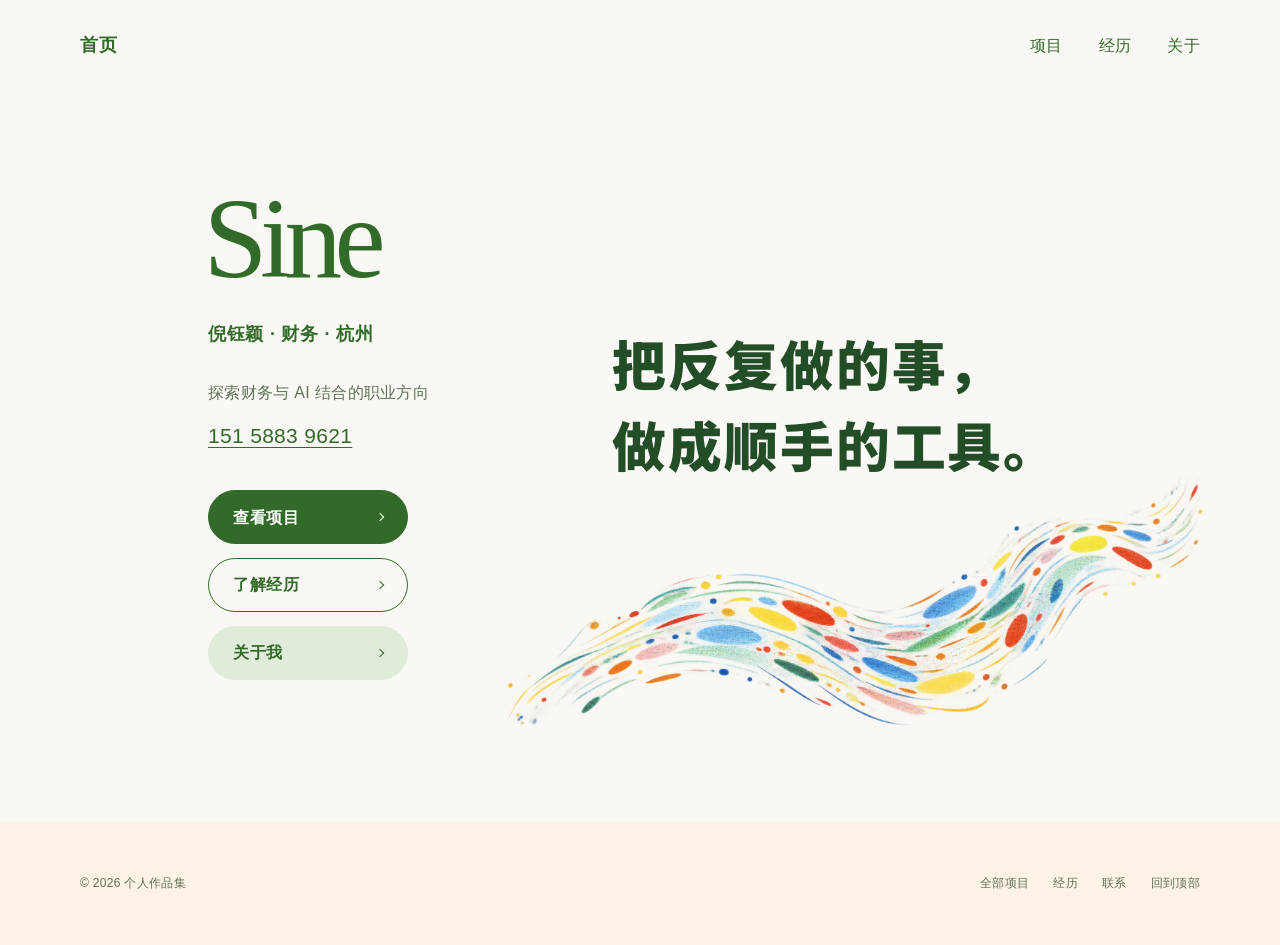
<file: index.html>
<!doctype html>
<html lang="zh-CN">
<head>
  <meta charset="utf-8">
  <meta name="viewport" content="width=device-width, initial-scale=1">
  <title>Sine 倪钰颖｜把反复做的事，做成顺手的工具</title>
  <meta name="description" content="倪钰颖（Sine）的个人作品集，记录财务工作中的工具实践与 Universal Cup 组织经历。">
  
  <meta name="robots" content="noindex">
  <meta name="theme-color" content="#faf8f4">
  <meta name="format-detection" content="telephone=no">

  
  <meta property="og:url" content="https://yuyingni99-art.github.io/">
  <meta property="og:type" content="website">
  <meta property="og:locale" content="zh_CN">
  <meta property="og:site_name" content="Sine 倪钰颖">
  <meta property="og:title" content="Sine 倪钰颖｜把反复做的事，做成顺手的工具">
  <meta property="og:description" content="财务工作中的工具实践与 Universal Cup 组织经历。探索财务与 AI 结合的职业方向。">
  <meta property="og:image" content="https://yuyingni99-art.github.io/assets/og-cover.jpg">
  <meta property="og:image:width" content="1200">
  <meta property="og:image:height" content="630">
  <meta property="og:image:alt" content="Sine 倪钰颖：把反复做的事，做成顺手的工具。">
  <meta name="twitter:card" content="summary_large_image">

  <link rel="icon" href="favicon.svg?v=20261025-type-nav" type="image/svg+xml">
  <link rel="apple-touch-icon" href="apple-touch-icon.png">
  <link rel="preload" href="assets/fonts/noto-sans-sc-heading-black.ttf" as="font" type="font/ttf" crossorigin>
  <link rel="stylesheet" href="assets/styles.css">
  <link rel="stylesheet" href="assets/yusan.css?v=20261025-soft-color-flow-2">
  <script src="assets/yusan-effects.js?v=20261025-type-nav" defer></script>
  <script src="assets/site.js" defer></script>

  <script type="application/ld+json">
  {
    "@context": "https://schema.org",
    "@type": "Person",
    "name": "倪钰颖",
    "alternateName": "Sine",
    "jobTitle": "财务",
    "telephone": "+86-151-5883-9621",
    "address": { "@type": "PostalAddress", "addressLocality": "杭州", "addressCountry": "CN" },
    "alumniOf": { "@type": "CollegeOrUniversity", "name": "浙江理工大学科技与艺术学院" }
  }
  </script>
  <link rel="canonical" href="https://yuyingni99-art.github.io/">
</head>

<body class="home-page">
  <a class="skip-link" href="#main">跳到主要内容</a>

  <header class="site-header">
    <div class="container site-header__inner">
      <a class="site-logo" href="#top">首页</a>
      <nav class="site-nav" aria-label="主导航">
        <ul>
          <li><a href="projects.html">项目</a></li>
          <li><a href="experience.html">经历</a></li>
          <li><a href="about.html">关于</a></li>
        </ul>
      </nav>
    </div>
  </header>

  <main id="main">
    <section class="hero" id="top" aria-labelledby="hero-name">
      <div class="container">
        <div class="hero__top">
          <div class="hero__identity">
          <h1 class="hero__name" id="hero-name">
            <span class="wordmark" lang="en">Sine</span>
            <span class="hero__meta">倪钰颖 · 财务 · 杭州</span>
          </h1>
          <p class="hero__direction">探索财务与 AI 结合的职业方向</p>
          <a class="hero__phone" id="contact" href="tel:+8615158839621" aria-label="拨打电话 151 5883 9621">151 5883 9621</a>
          <div class="hero__actions">
            <a class="btn btn--primary" href="projects.html">查看项目</a>
            <a class="btn btn--secondary" href="experience.html">了解经历</a>
            <a class="btn btn--about" href="about.html">关于我</a>
          </div>
          </div>
          <div class="hero__statement">
            <p class="hero__title"><span>把反复做的事，</span><span>做成顺手的工具。</span></p>
          </div>
          <div class="hero__lines" aria-hidden="true">
            <img src="assets/img/handpainted-flow.png" width="1983" height="793" alt="" decoding="async">
          </div>
        </div>
      </div>
    </section>

  </main>

  <footer class="site-footer">
    <div class="container site-footer__inner">
      <p>© 2026 个人作品集</p>
      <nav class="footer-nav" aria-label="页脚导航">
        <ul>
          <li><a href="projects.html">全部项目</a></li>
          <li><a href="experience.html">经历</a></li>
          <li><a href="#contact">联系</a></li>
          <li><a href="#top">回到顶部</a></li>
        </ul>
      </nav>
    </div>
  </footer>
</body>
</html>
</file>
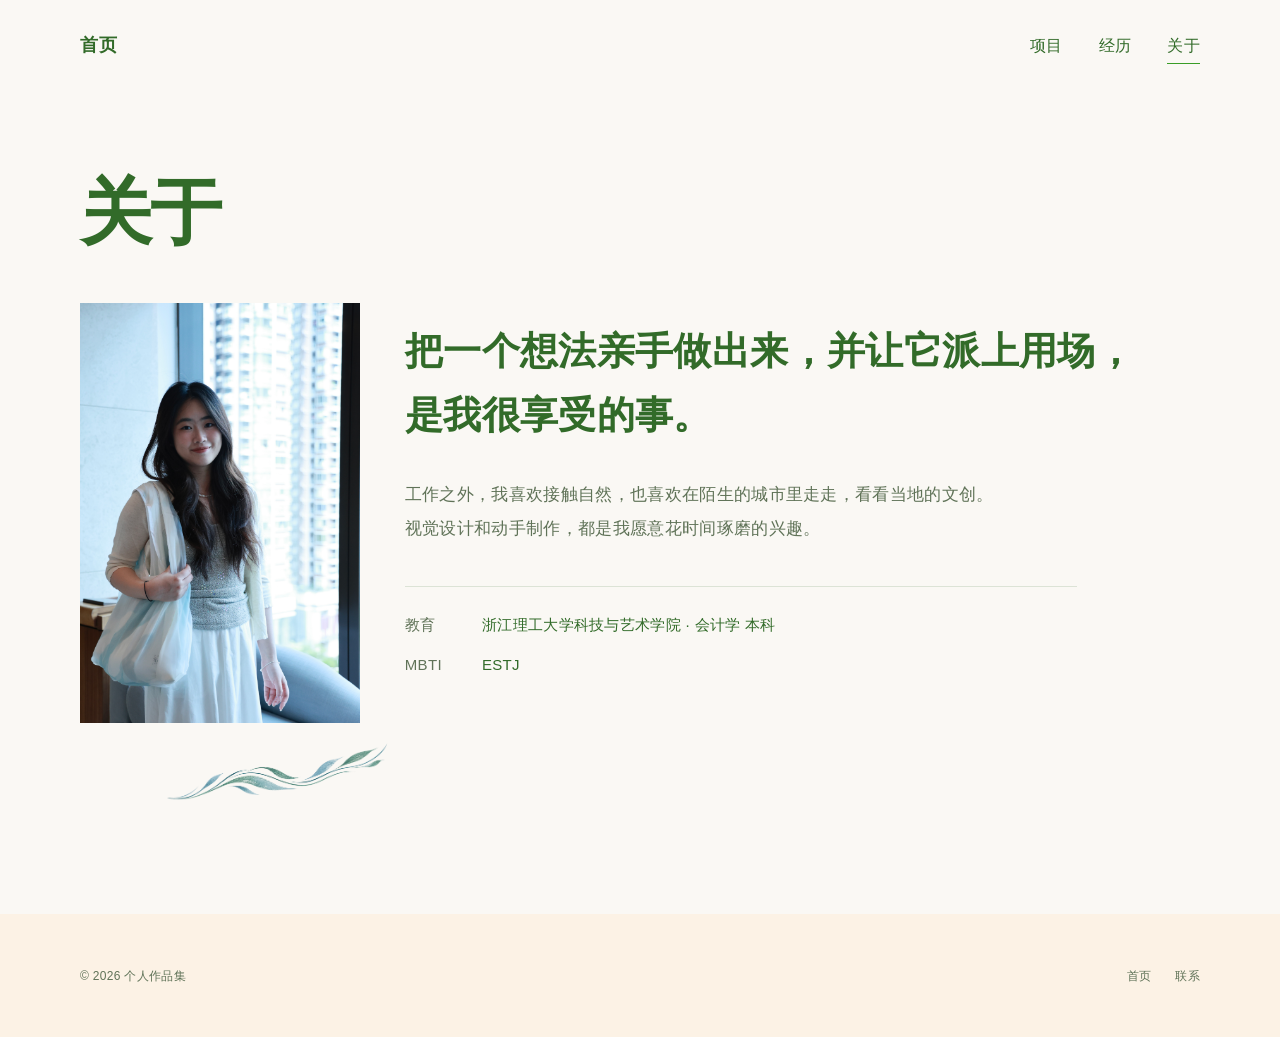
<file: about.html>
<!doctype html>
<html lang="zh-CN">
<head>
  <meta charset="utf-8">
  <meta name="viewport" content="width=device-width, initial-scale=1">
  <title>关于｜Sine 倪钰颖</title>
  <meta name="description" content="倪钰颖 Sine 的个人介绍、兴趣与简要教育信息。">
  <meta name="robots" content="noindex">
  <meta name="theme-color" content="#faf8f4">
  <meta name="format-detection" content="telephone=no">
  <link rel="icon" href="favicon.svg?v=20261025-type-nav" type="image/svg+xml">
  <link rel="apple-touch-icon" href="apple-touch-icon.png">
  <link rel="stylesheet" href="assets/styles.css">
  <link rel="stylesheet" href="assets/yusan.css?v=20261025-about-flow-soft-2">
  <script src="assets/yusan-effects.js?v=20261025-type-nav" defer></script>
  <link rel="canonical" href="https://yuyingni99-art.github.io/about.html">
</head>
<body class="about-page">
  <a class="skip-link" href="#main">跳到主要内容</a>
  <header class="site-header">
    <div class="container site-header__inner">
      <a class="site-logo" href="index.html">首页</a>
      <nav class="site-nav" aria-label="主导航">
        <ul>
          <li><a href="projects.html">项目</a></li>
          <li><a href="experience.html">经历</a></li>
          <li><a href="about.html" aria-current="page">关于</a></li>
        </ul>
      </nav>
    </div>
  </header>
  <main id="main">
    <section class="page-hero" aria-labelledby="about-title">
      <div class="container"><h1 class="page-hero__title" id="about-title">关于</h1></div>
    </section>
    <section class="section" aria-label="个人信息">
      <div class="container about__layout">
        <div class="about__content">
        <div class="about__intro">
          <p class="about__text">把一个想法亲手做出来，并让它派上用场，<br>是我很享受的事。</p>
          <p class="about__text">工作之外，我喜欢接触自然，也喜欢在陌生的城市里走走，看看当地的文创。<br>视觉设计和动手制作，都是我愿意花时间琢磨的兴趣。</p>
        </div>
        <dl class="facts">
          <dt>教育</dt><dd>浙江理工大学科技与艺术学院 · 会计学 本科</dd>
          <dt>MBTI</dt><dd>ESTJ</dd>
        </dl>
        </div>
        <figure class="about__portrait">
          <img src="assets/img/sine-life.jpg" width="3539" height="5309" alt="Sine 的日常生活照，站在窗边。" decoding="async">
          <span class="about__sprig" aria-hidden="true"><img src="assets/img/about-flow-soft-v1.png" width="2172" height="724" alt="" decoding="async"></span>
        </figure>
      </div>
    </section>
  </main>
  <footer class="site-footer">
    <div class="container site-footer__inner">
      <p>© 2026 个人作品集</p>
      <nav class="footer-nav" aria-label="页脚导航">
        <ul><li><a href="index.html">首页</a></li><li><a href="index.html#contact">联系</a></li></ul>
      </nav>
    </div>
  </footer>
</body>
</html>
</file>
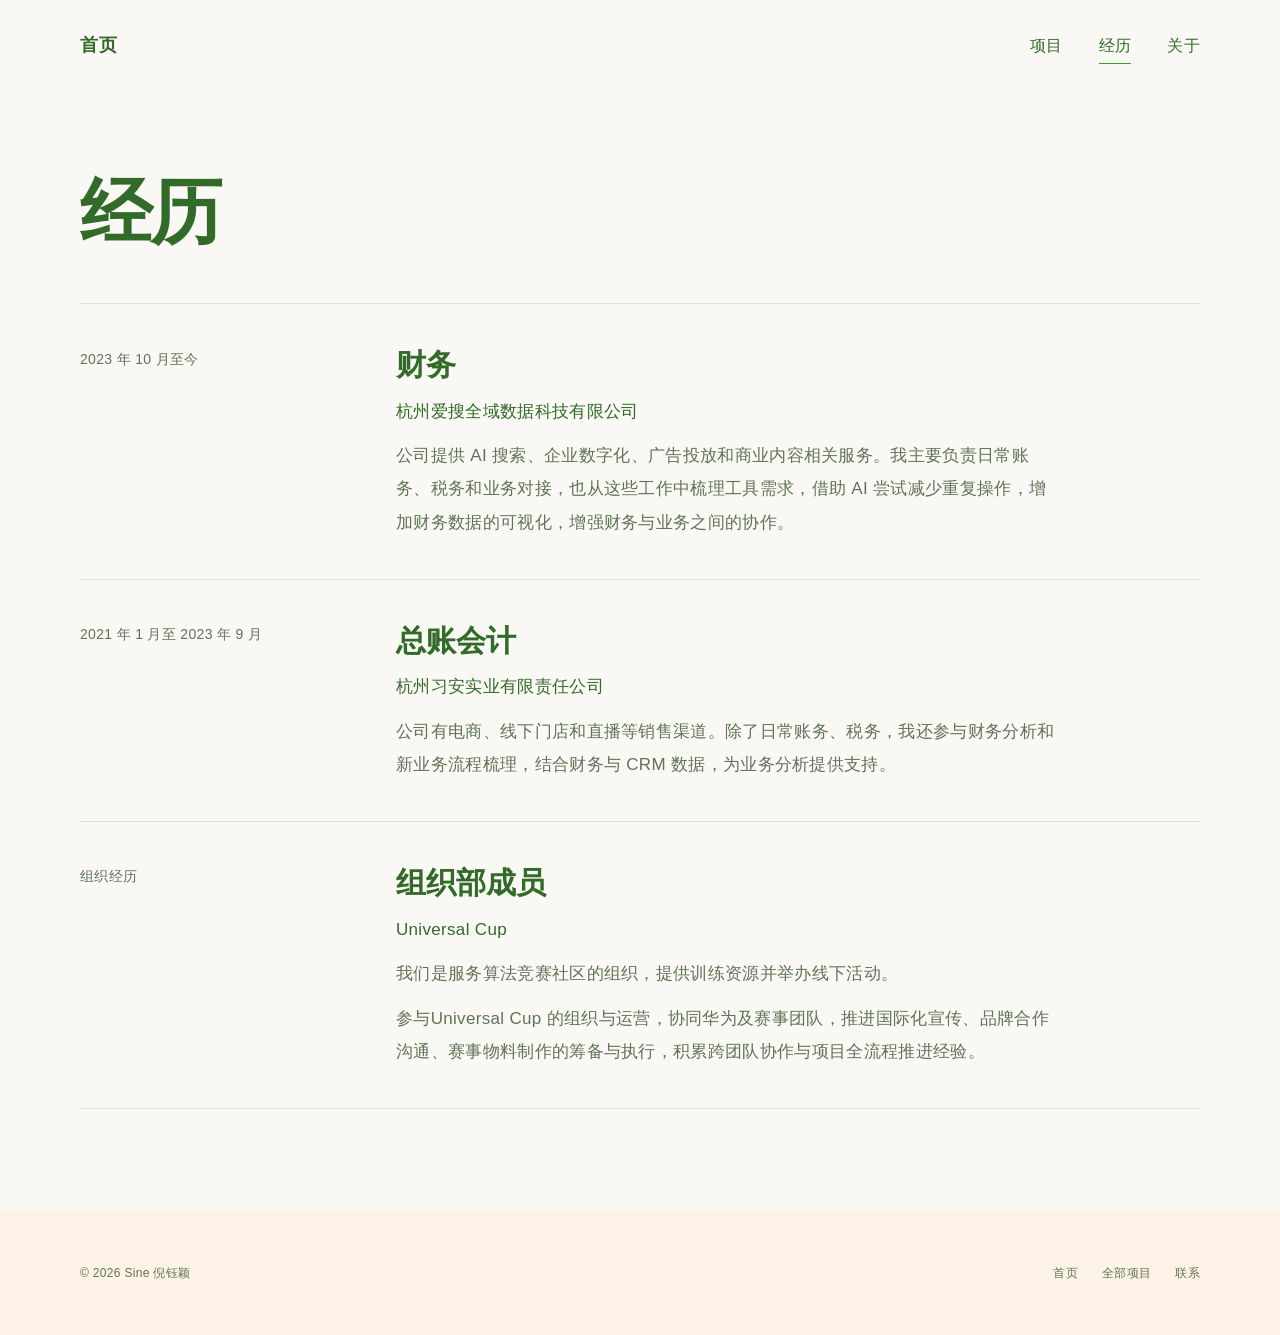
<file: experience.html>
<!doctype html>
<html lang="zh-CN">
<head>
  <meta charset="utf-8">
  <meta name="viewport" content="width=device-width, initial-scale=1">
  <title>经历｜Sine 倪钰颖</title>
  <meta name="description" content="倪钰颖 Sine 的财务工作与 Universal Cup 组织经历。">
  <meta name="robots" content="noindex">
  <meta name="theme-color" content="#faf8f4">
  <meta name="format-detection" content="telephone=no">
  <link rel="icon" href="favicon.svg?v=20261025-type-nav" type="image/svg+xml">
  <link rel="apple-touch-icon" href="apple-touch-icon.png">
  <link rel="stylesheet" href="assets/styles.css">
  <link rel="stylesheet" href="assets/yusan.css?v=20261025-soft-color-flow-2">
  <script src="assets/yusan-effects.js?v=20261025-type-nav" defer></script>
  <link rel="canonical" href="https://yuyingni99-art.github.io/experience.html">
</head>
<body class="experience-page">
  <a class="skip-link" href="#main">跳到主要内容</a>
  <header class="site-header">
    <div class="container site-header__inner">
      <a class="site-logo" href="index.html">首页</a>
      <nav class="site-nav" aria-label="主导航">
        <ul>
          <li><a href="projects.html">项目</a></li>
          <li><a href="experience.html" aria-current="page">经历</a></li>
          <li><a href="about.html">关于</a></li>
        </ul>
      </nav>
    </div>
  </header>
  <main id="main">
    <section class="page-hero" id="experience" aria-labelledby="experience-title">
      <div class="container">
        <h1 class="page-hero__title" id="experience-title">经历</h1>
      </div>
    </section>
    <section class="section" aria-label="工作与组织经历">
      <div class="container">
        <ol class="timeline">
          <li>
            <p class="timeline__date">2023 年 10 月至今</p>
            <div class="timeline__body">
              <h2 class="timeline__title">财务</h2>
              <p class="timeline__org">杭州爱搜全域数据科技有限公司</p>
              <p>公司提供 AI 搜索、企业数字化、广告投放和商业内容相关服务。我主要负责日常账务、税务和业务对接，也从这些工作中梳理工具需求，借助 AI 尝试减少重复操作，增加财务数据的可视化，增强财务与业务之间的协作。</p>
            </div>
          </li>
          <li>
            <p class="timeline__date">2021 年 1 月至 2023 年 9 月</p>
            <div class="timeline__body">
              <h2 class="timeline__title">总账会计</h2>
              <p class="timeline__org">杭州习安实业有限责任公司</p>
              <p>公司有电商、线下门店和直播等销售渠道。除了日常账务、税务，我还参与财务分析和新业务流程梳理，结合财务与 CRM 数据，为业务分析提供支持。</p>
            </div>
          </li>
          <li>
            <p class="timeline__date">组织经历</p>
            <div class="timeline__body">
              <h2 class="timeline__title">组织部成员</h2>
              <p class="timeline__org">Universal Cup</p>
              <p class="timeline__description">我们是服务算法竞赛社区的组织，提供训练资源并举办线下活动。</p>
              <p>参与Universal Cup 的组织与运营，协同华为及赛事团队，推进国际化宣传、品牌合作沟通、赛事物料制作的筹备与执行，积累跨团队协作与项目全流程推进经验。</p>
            </div>
          </li>
        </ol>
      </div>
    </section>
  </main>
  <footer class="site-footer">
    <div class="container site-footer__inner">
      <p>© 2026 <span lang="en">Sine</span> 倪钰颖</p>
      <nav class="footer-nav" aria-label="页脚导航">
        <ul>
          <li><a href="index.html">首页</a></li>
          <li><a href="projects.html">全部项目</a></li>
          <li><a href="index.html#contact">联系</a></li>
        </ul>
      </nav>
    </div>
  </footer>
</body>
</html>
</file>
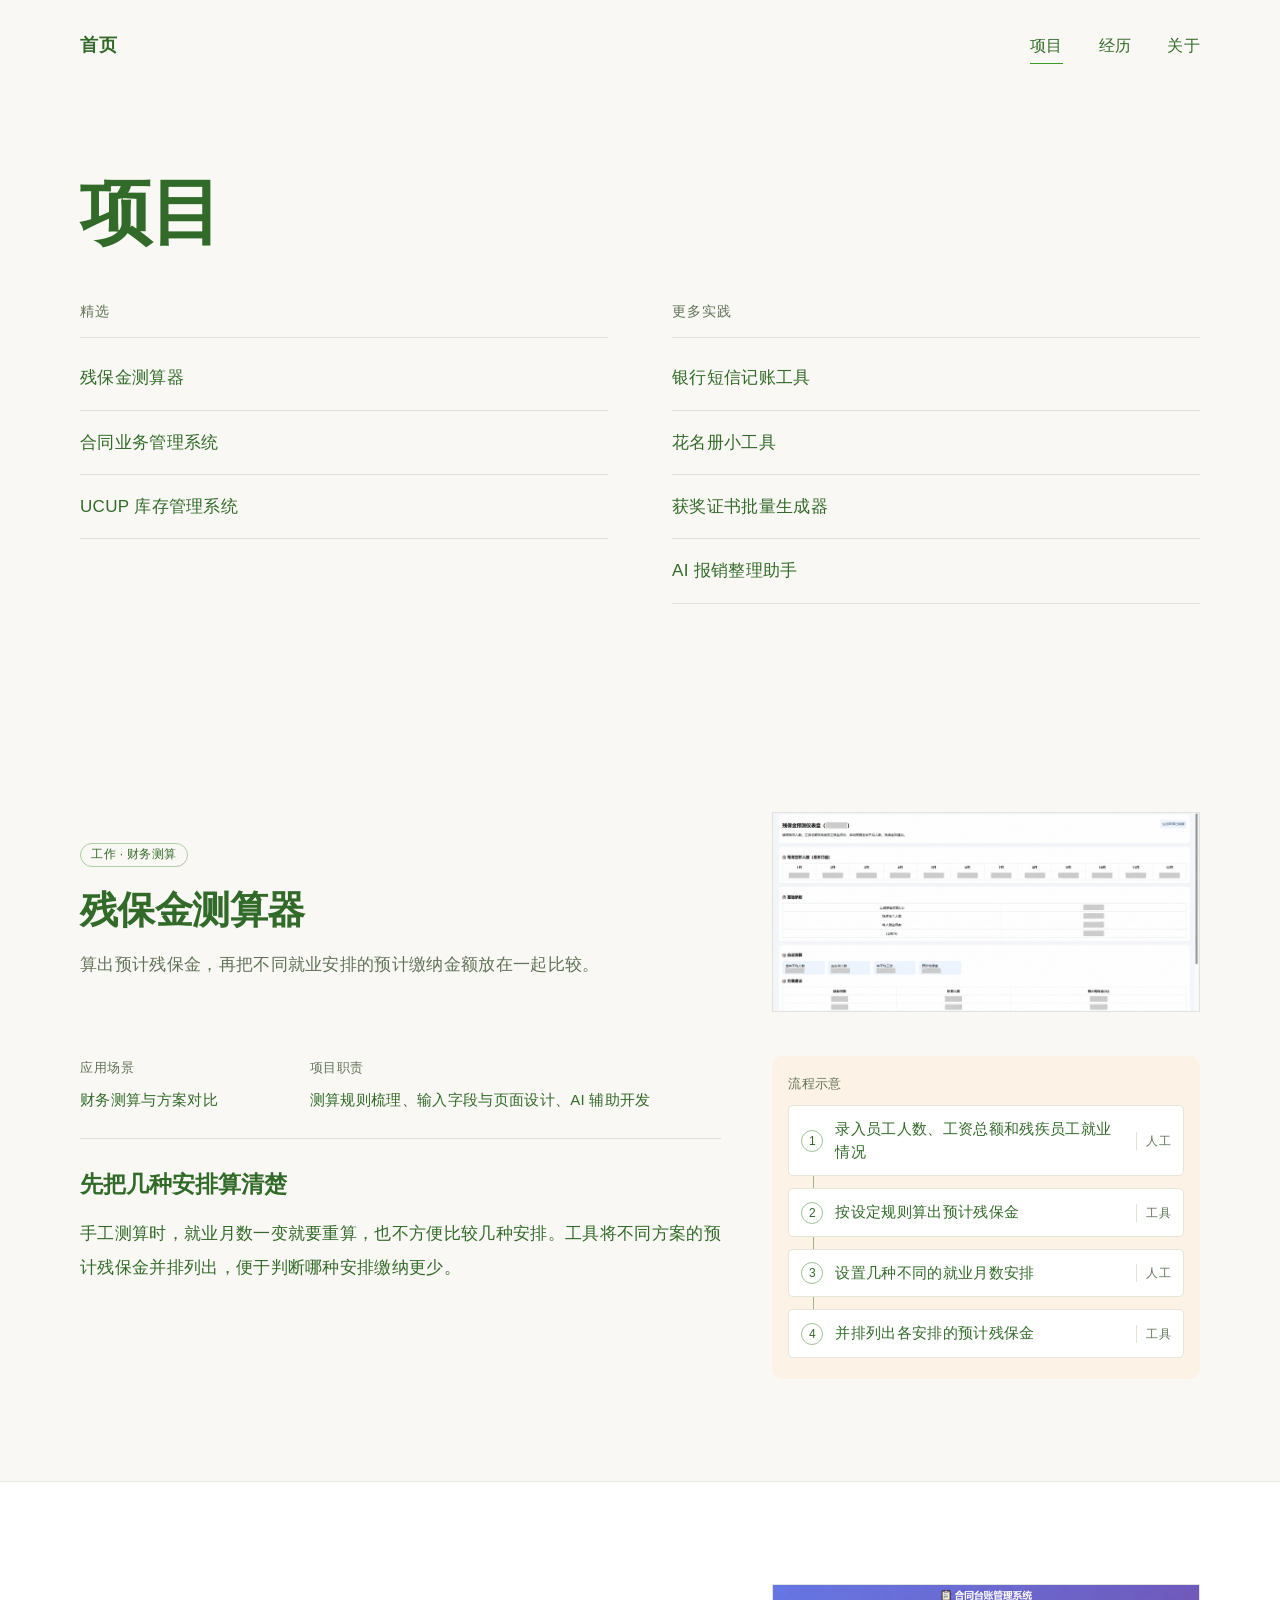
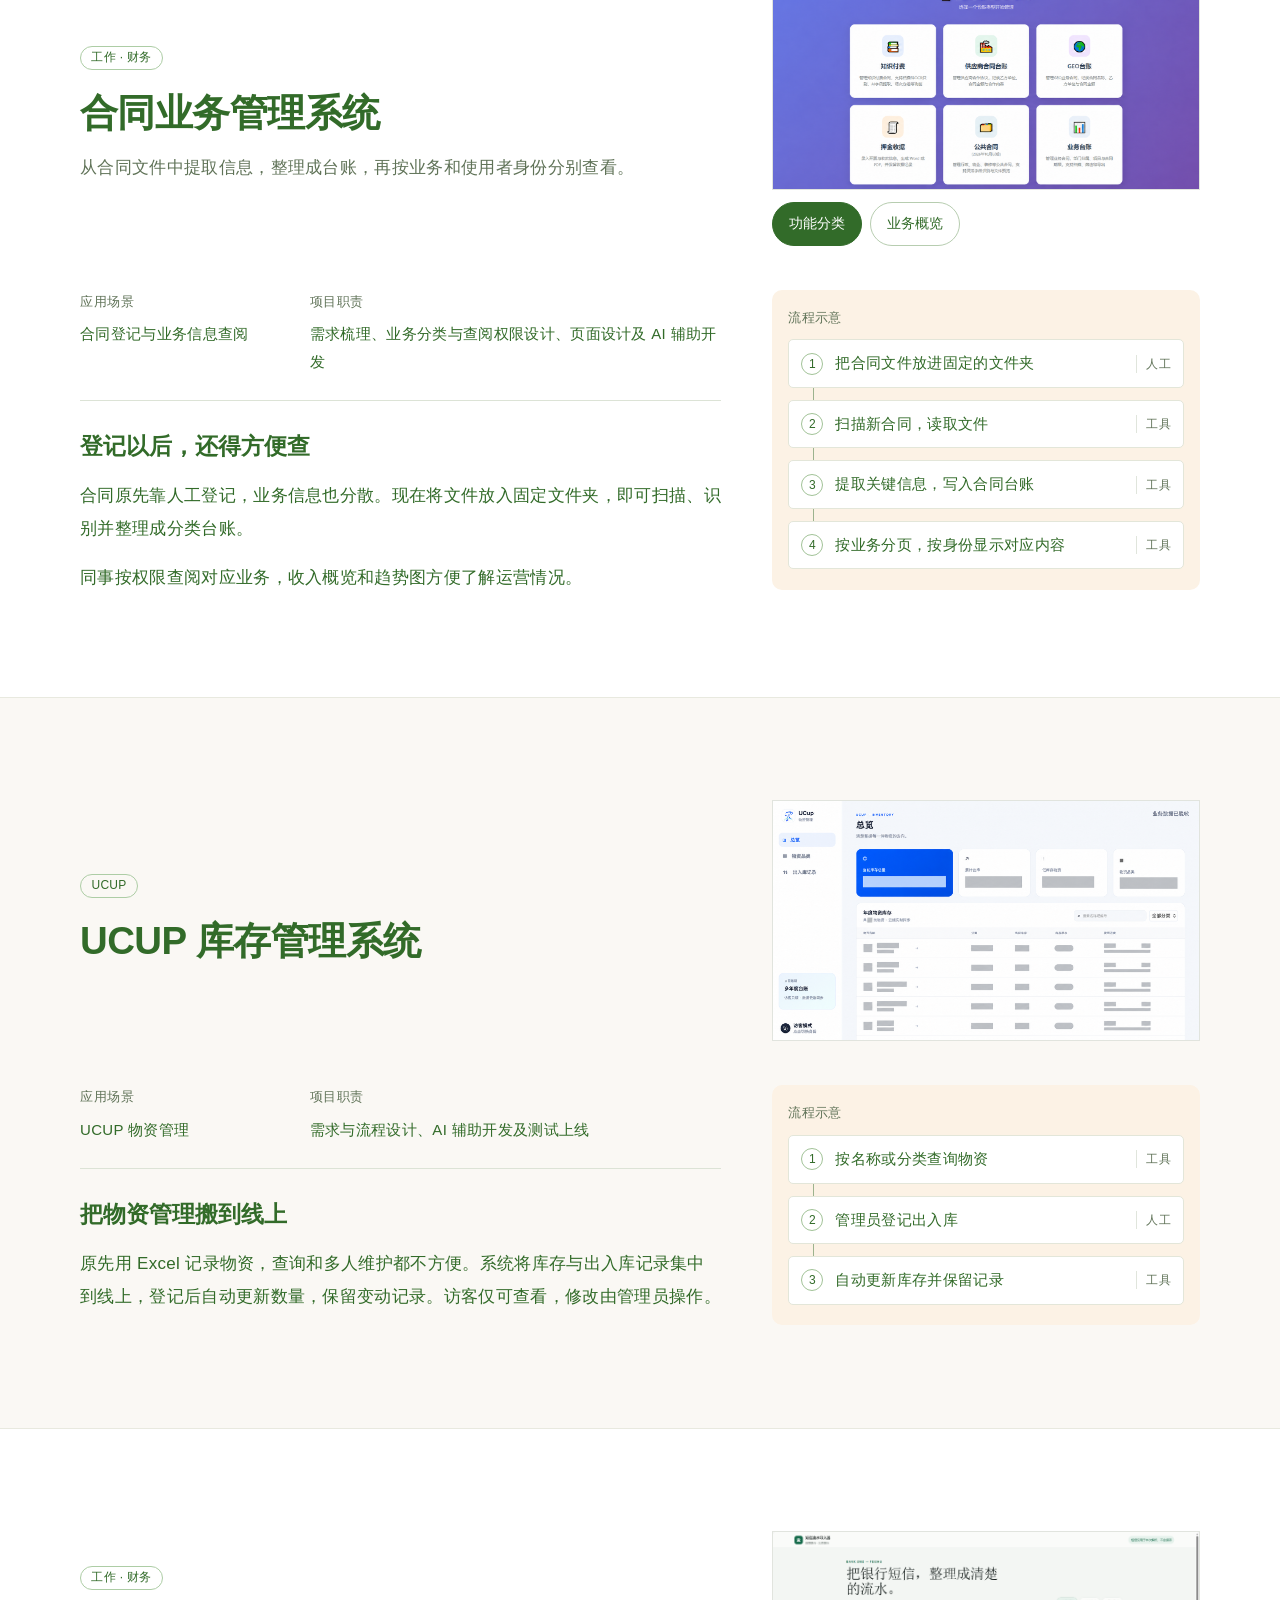
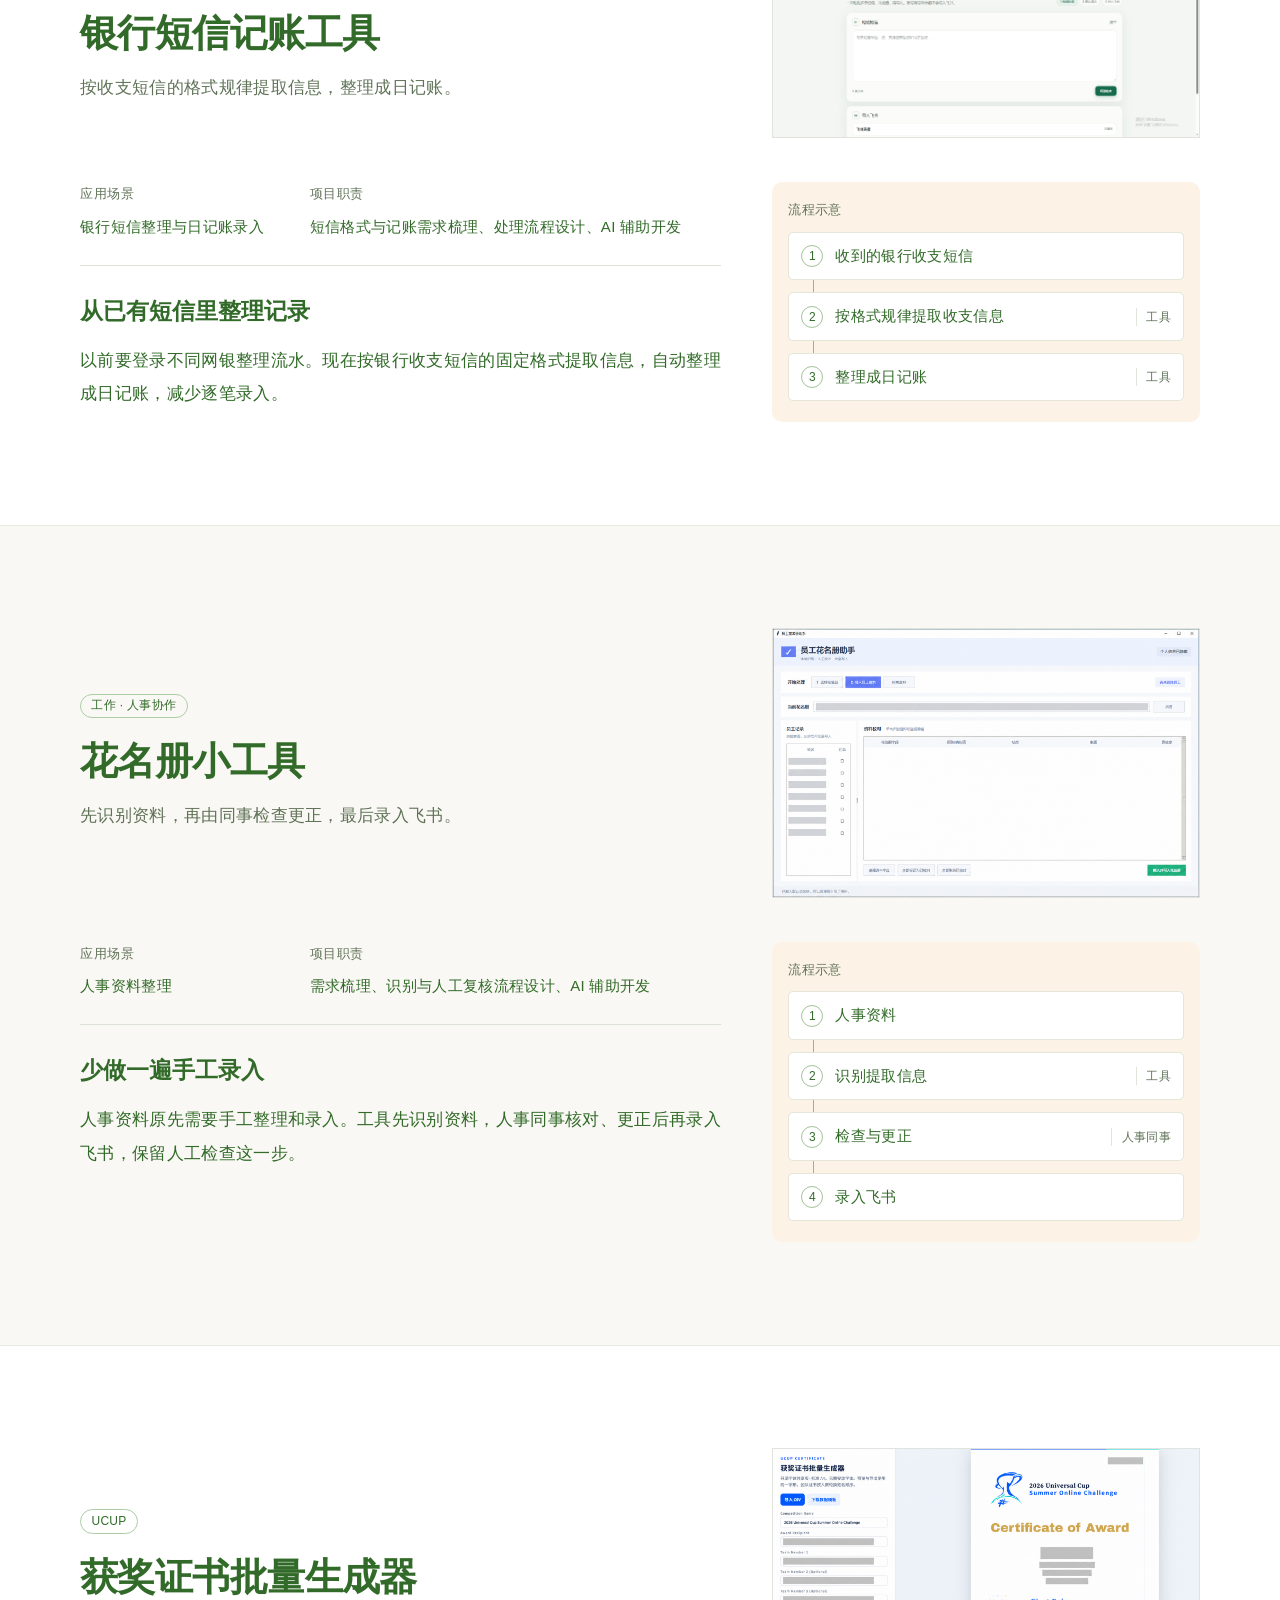
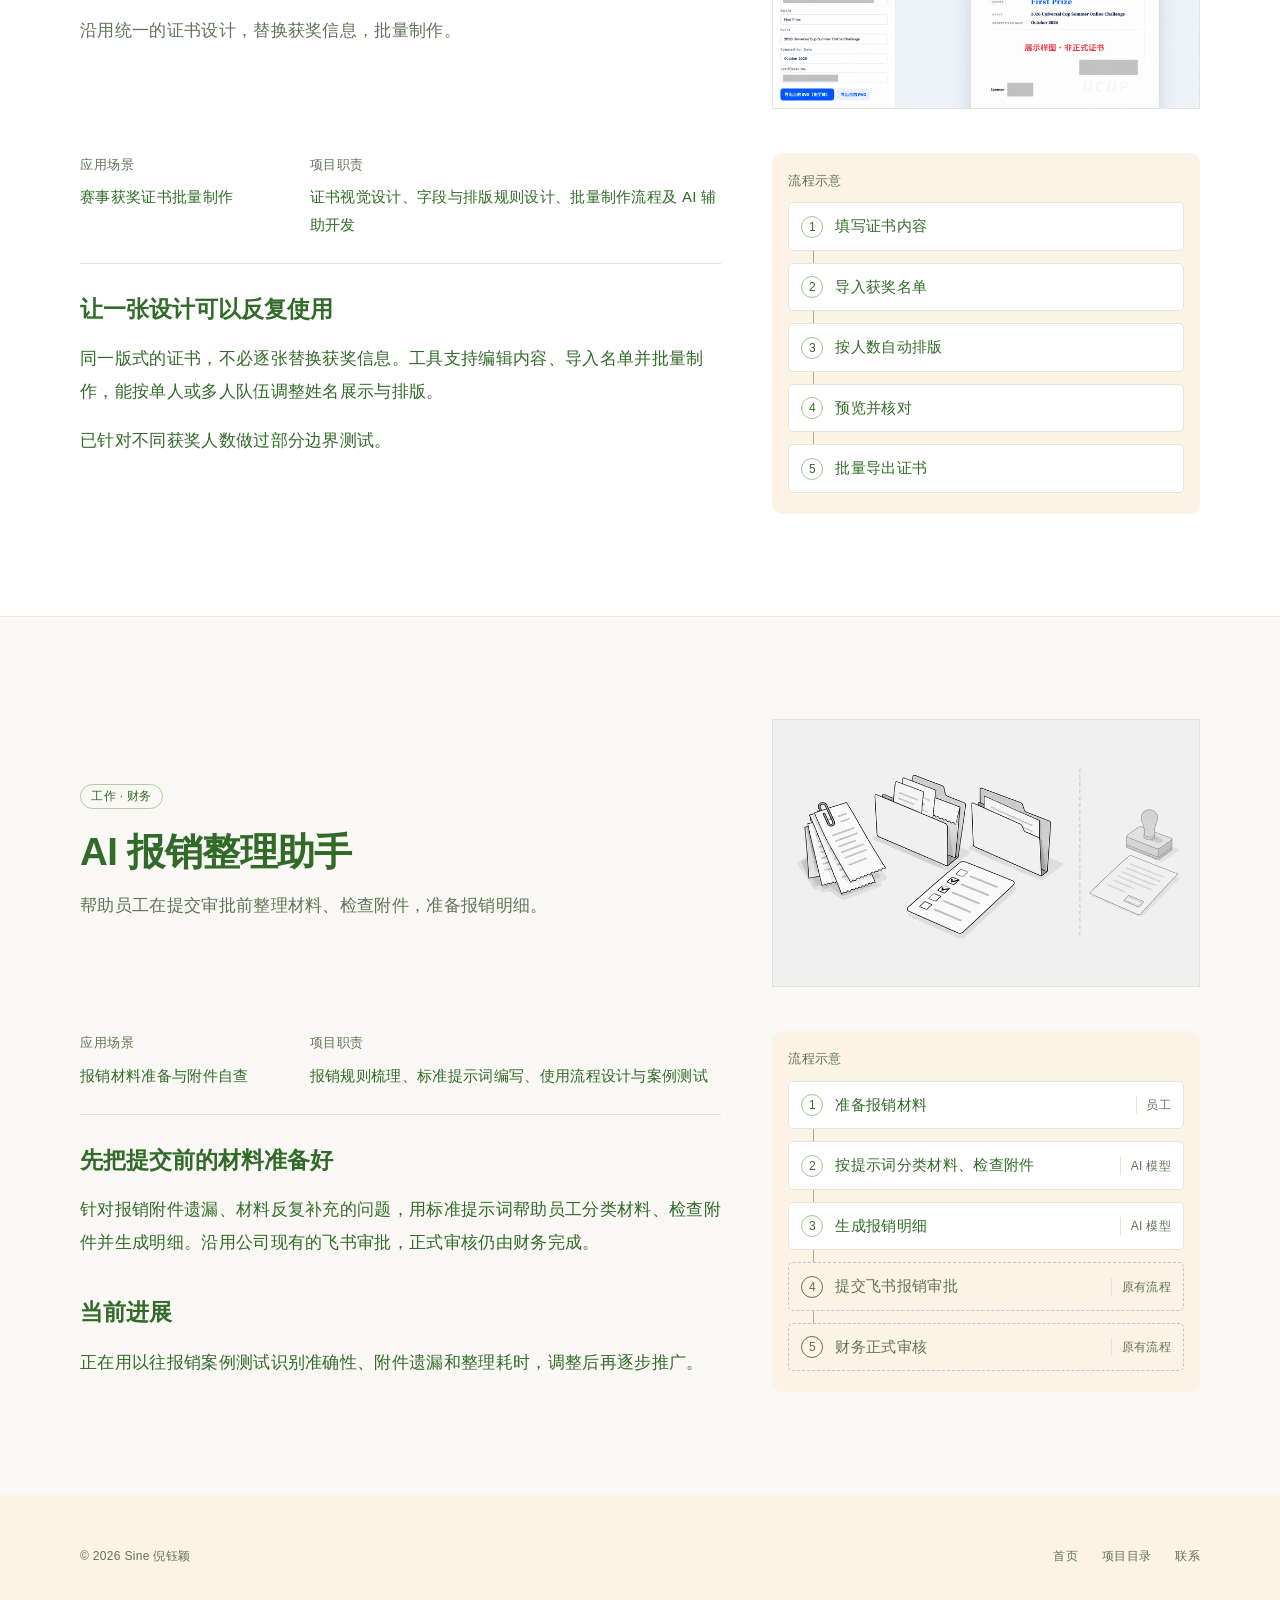
<file: projects.html>
<!doctype html>
<html lang="zh-CN">
<head>
  <meta charset="utf-8">
  <meta name="viewport" content="width=device-width, initial-scale=1">
  <title>项目｜Sine 倪钰颖</title>
  <meta name="description" content="财务与组织协作中的工具实践，展示实际问题、本人职责与工具流程。">
  
  <meta name="robots" content="noindex">
  <meta name="theme-color" content="#faf8f4">
  <meta name="format-detection" content="telephone=no">

  
  <meta property="og:type" content="website">
  <meta property="og:locale" content="zh_CN">
  <meta property="og:site_name" content="Sine 倪钰颖">
  <meta property="og:title" content="项目｜Sine 倪钰颖">
  <meta property="og:description" content="财务与组织协作中的工具实践，展示实际问题、本人职责与工具流程。">
  <meta property="og:image" content="https://yuyingni99-art.github.io/assets/og-cover.jpg">
  <meta property="og:image:width" content="1200">
  <meta property="og:image:height" content="630">
  <meta name="twitter:card" content="summary_large_image">

  <link rel="icon" href="favicon.svg?v=20261025-type-nav" type="image/svg+xml">
  <link rel="apple-touch-icon" href="apple-touch-icon.png">
  <link rel="stylesheet" href="assets/styles.css">
  <link rel="stylesheet" href="assets/yusan.css?v=20261025-project-nav-3">
  <script src="assets/yusan-effects.js?v=20261025-type-nav" defer></script>
  <script src="assets/projects.js?v=20261025-project-nav-3" defer></script>
  <script src="assets/design.js" defer></script>
  <link rel="canonical" href="https://yuyingni99-art.github.io/projects.html">
</head>

<body class="projects-page">
  <a class="skip-link" href="#main">跳到主要内容</a>

  <header class="site-header">
    <div class="container site-header__inner">
      <a class="site-logo" href="index.html">首页</a>
      <nav class="site-nav" aria-label="主导航">
        <ul>
          <li><a href="projects.html" aria-current="page">项目</a></li>
          <li><a href="experience.html">经历</a></li>
          <li><a href="about.html">关于</a></li>
        </ul>
      </nav>
    </div>
  </header>

  <main id="main">
    <section class="page-hero" id="index" aria-labelledby="page-title">
      <div class="container">
        <h1 class="page-hero__title" id="page-title">项目</h1>

        <nav class="toc" aria-label="项目目录">
          <div>
            <h2 class="group__title">精选</h2>
            <ol>
              <li><a href="#disability-levy"><span class="toc__name">残保金测算器</span></a></li>
              <li><a href="#contracts"><span class="toc__name">合同业务管理系统</span></a></li>
              <li><a href="#inventory"><span class="toc__name">UCUP 库存管理系统</span></a></li>
            </ol>
          </div>
          <div>
            <h2 class="group__title">更多实践</h2>
            <ol>
              <li><a href="#sms-journal"><span class="toc__name">银行短信记账工具</span></a></li>
              <li><a href="#roster"><span class="toc__name">花名册小工具</span></a></li>
              <li><a href="#certificates"><span class="toc__name">获奖证书批量生成器</span></a></li>
              <li><a href="#reimbursement"><span class="toc__name">AI 报销整理助手</span></a></li>
            </ol>
          </div>
        </nav>
      </div>
    </section>

    <nav class="reading-nav" aria-label="项目阅读导航">
      <div class="container">
        <ul>
          <li><a href="#disability-levy">残保金测算器</a></li>
          <li><a href="#contracts">合同管理</a></li>
          <li><a href="#inventory">库存管理</a></li>
          <li><a href="#sms-journal">银行短信</a></li>
          <li><a href="#roster">花名册</a></li>
          <li><a href="#certificates">证书制作</a></li>
          <li><a href="#reimbursement">报销整理</a></li>
        </ul>
      </div>
    </nav>

    
    <article class="case" id="disability-levy" aria-labelledby="t-levy">
      <div class="container">
        <div class="case__head">
          <div class="case__intro">
            <ul class="tags" aria-label="项目信息">
            <li class="tag">工作 · 财务测算</li>
            </ul>
            <h2 class="case__title" id="t-levy">残保金测算器</h2>
            <p class="case__lead">算出预计残保金，再把不同就业安排的预计缴纳金额放在一起比较。</p>
          </div>
            <figure class="cover">
              <div class="cover__frame">
                <a href="assets/img/levy-redacted-v1.png" target="_blank" rel="noopener" aria-label="查看残保金测算器脱敏展示大图">
                  <img class="project-screenshot" style="aspect-ratio: 1840 / 854" src="assets/img/levy-redacted-v1.png" width="1840" height="854" loading="lazy" decoding="async" alt="经 AI 辅助脱敏处理的残保金测算器界面，员工人数、工资、就业情况和测算结果已遮盖。">
                </a>
              </div>
            </figure>
        </div>
        <div class="case__grid">
          <div class="case__content">
            <dl class="meta">
            <div><dt>应用场景</dt><dd>财务测算与方案对比</dd></div>
            <div><dt>项目职责</dt><dd>测算规则梳理、输入字段与页面设计、AI 辅助开发</dd></div>
            </dl>
            <div class="prose">
              <h3>先把几种安排算清楚</h3>
              <p>手工测算时，就业月数一变就要重算，也不方便比较几种安排。工具将不同方案的预计残保金并排列出，便于判断哪种安排缴纳更少。</p>
            </div>
          </div>
          <div class="case__media">
            <figure class="visual">
            <div class="visual__frame">
            <span class="visual__label">流程示意</span>
            <ol class="flow">
            <li><span class="flow__n" aria-hidden="true">1</span><span class="flow__text">录入员工人数、工资总额和残疾员工就业情况</span><span class="flow__by"><span class="sr-only">由</span>人工</span></li>
            <li><span class="flow__n" aria-hidden="true">2</span><span class="flow__text">按设定规则算出预计残保金</span><span class="flow__by"><span class="sr-only">由</span>工具</span></li>
            <li><span class="flow__n" aria-hidden="true">3</span><span class="flow__text">设置几种不同的就业月数安排</span><span class="flow__by"><span class="sr-only">由</span>人工</span></li>
            <li><span class="flow__n" aria-hidden="true">4</span><span class="flow__text">并排列出各安排的预计残保金</span><span class="flow__by"><span class="sr-only">由</span>工具</span></li>
            </ol>
            </div>
            </figure>
          </div>
        </div>
      </div>
    </article>

    
    <article class="case" id="contracts" aria-labelledby="t-contracts">
      <div class="container">
        <div class="case__head">
          <div class="case__intro">
            <ul class="tags" aria-label="项目信息">
            <li class="tag">工作 · 财务</li>
            </ul>
            <h2 class="case__title" id="t-contracts">合同业务管理系统</h2>
            <p class="case__lead">从合同文件中提取信息，整理成台账，再按业务和使用者身份分别查看。</p>
          </div>
            <div class="screenshot-gallery" data-screenshot-gallery>
              <figure class="cover" id="contracts-categories" data-screenshot-panel>
              <div class="cover__frame">
                <a href="assets/img/contracts-categories-redacted-v1.png" target="_blank" rel="noopener" aria-label="查看合同系统功能分类脱敏展示大图">
                  <img class="project-screenshot" style="aspect-ratio: 1814 / 867" src="assets/img/contracts-categories-redacted-v1.png" width="1814" height="867" loading="lazy" decoding="async" alt="经 AI 辅助脱敏处理的合同系统功能分类界面，已移除内部网络地址。">
                </a>
              </div>
            </figure>
              <figure class="cover" id="contracts-overview" data-screenshot-panel hidden>
              <div class="cover__frame">
                <a href="assets/img/contracts-overview-redacted-v1.png" target="_blank" rel="noopener" aria-label="查看合同系统业务概览脱敏展示大图">
                  <img class="project-screenshot" style="aspect-ratio: 1814 / 867" src="assets/img/contracts-overview-redacted-v1.png" width="1814" height="867" loading="lazy" decoding="async" alt="经 AI 辅助脱敏处理的合同业务概览界面，业务名称、数量、金额及真实图表均已遮盖。">
                </a>
              </div>
            </figure>
              <div class="screenshot-switch" role="group" aria-label="切换合同系统截图" hidden>
                <button type="button" data-screenshot-target="contracts-categories" aria-controls="contracts-categories" aria-pressed="true">功能分类</button>
                <button type="button" data-screenshot-target="contracts-overview" aria-controls="contracts-overview" aria-pressed="false">业务概览</button>
              </div>
              <noscript><p><a href="assets/img/contracts-overview-redacted-v1.png" target="_blank" rel="noopener">查看业务概览脱敏大图</a></p></noscript>
            </div>
        </div>
        <div class="case__grid">
          <div class="case__content">
            <dl class="meta">
            <div><dt>应用场景</dt><dd>合同登记与业务信息查阅</dd></div>
            <div><dt>项目职责</dt><dd>需求梳理、业务分类与查阅权限设计、页面设计及 AI 辅助开发</dd></div>
            </dl>
            <div class="prose">
              <h3>登记以后，还得方便查</h3>
              <p>合同原先靠人工登记，业务信息也分散。现在将文件放入固定文件夹，即可扫描、识别并整理成分类台账。</p>
              <p>同事按权限查阅对应业务，收入概览和趋势图方便了解运营情况。</p>
            </div>
          </div>
          <div class="case__media">
            <figure class="visual">
            <div class="visual__frame">
            <span class="visual__label">流程示意</span>
            <ol class="flow">
            <li><span class="flow__n" aria-hidden="true">1</span><span class="flow__text">把合同文件放进固定的文件夹</span><span class="flow__by"><span class="sr-only">由</span>人工</span></li>
            <li><span class="flow__n" aria-hidden="true">2</span><span class="flow__text">扫描新合同，读取文件</span><span class="flow__by"><span class="sr-only">由</span>工具</span></li>
            <li><span class="flow__n" aria-hidden="true">3</span><span class="flow__text">提取关键信息，写入合同台账</span><span class="flow__by"><span class="sr-only">由</span>工具</span></li>
            <li><span class="flow__n" aria-hidden="true">4</span><span class="flow__text">按业务分页，按身份显示对应内容</span><span class="flow__by"><span class="sr-only">由</span>工具</span></li>
            </ol>
            </div>
            </figure>
          </div>
        </div>
      </div>
    </article>

    
    <article class="case" id="inventory" aria-labelledby="t-inventory">
      <div class="container">
        <div class="case__head">
          <div class="case__intro">
            <ul class="tags" aria-label="项目信息">
            <li class="tag">UCUP</li>
            </ul>
            <h2 class="case__title" id="t-inventory">UCUP 库存管理系统</h2>
          </div>
            <figure class="cover">
            <div class="cover__frame">
            <a href="assets/img/inventory-redacted.png" target="_blank" rel="noopener" aria-label="查看库存管理系统脱敏截图大图">
            <img class="project-screenshot" style="aspect-ratio: 1673 / 940" src="assets/img/inventory-redacted.png" width="1673" height="940" loading="lazy" decoding="async" alt="库存管理系统脱敏截图，保留总览、物资查询和表格结构；库存数量、物资名称、编号、分类、库存状态及使用进度均已遮盖。">
            </a>
            </div>
            </figure>
        </div>
        <div class="case__grid">
          <div class="case__content">
            <dl class="meta">
            <div><dt>应用场景</dt><dd>UCUP 物资管理</dd></div>
            <div><dt>项目职责</dt><dd>需求与流程设计、AI 辅助开发及测试上线</dd></div>
            </dl>
            <div class="prose">
              <h3>把物资管理搬到线上</h3>
              <p>原先用 Excel 记录物资，查询和多人维护都不方便。系统将库存与出入库记录集中到线上，登记后自动更新数量，保留变动记录。访客仅可查看，修改由管理员操作。</p>
            </div>
          </div>
          <div class="case__media">
            <figure class="visual">
            <div class="visual__frame">
            <span class="visual__label">流程示意</span>
            <ol class="flow">
            <li><span class="flow__n" aria-hidden="true">1</span><span class="flow__text">按名称或分类查询物资</span><span class="flow__by"><span class="sr-only">由</span>工具</span></li>
            <li><span class="flow__n" aria-hidden="true">2</span><span class="flow__text">管理员登记出入库</span><span class="flow__by"><span class="sr-only">由</span>人工</span></li>
            <li><span class="flow__n" aria-hidden="true">3</span><span class="flow__text">自动更新库存并保留记录</span><span class="flow__by"><span class="sr-only">由</span>工具</span></li>
            </ol>
            </div>
            </figure>
          </div>
        </div>
      </div>
    </article>

    
    <article class="case" id="sms-journal" aria-labelledby="t-sms">
      <div class="container">
        <div class="case__head">
          <div class="case__intro">
            <ul class="tags" aria-label="项目信息">
            <li class="tag">工作 · 财务</li>
            </ul>
            <h2 class="case__title" id="t-sms">银行短信记账工具</h2>
            <p class="case__lead">按收支短信的格式规律提取信息，整理成日记账。</p>
          </div>
            <figure class="cover">
            <div class="cover__frame">
            <a href="assets/img/sms-page.png" target="_blank" rel="noopener" aria-label="查看短信流水录入器网页截图原图">
            <img class="project-screenshot" style="aspect-ratio: 1912 / 922" src="assets/img/sms-page.png" width="1912" height="922" loading="lazy" decoding="async" alt="短信流水录入器网页截图，展示短信粘贴区域、识别流水按钮和导入飞书区域。">
            </a>
            </div>
            </figure>
        </div>
        <div class="case__grid">
          <div class="case__content">
            <dl class="meta">
            <div><dt>应用场景</dt><dd>银行短信整理与日记账录入</dd></div>
            <div><dt>项目职责</dt><dd>短信格式与记账需求梳理、处理流程设计、AI 辅助开发</dd></div>
            </dl>
            <div class="prose">
              <h3>从已有短信里整理记录</h3>
              <p>以前要登录不同网银整理流水。现在按银行收支短信的固定格式提取信息，自动整理成日记账，减少逐笔录入。</p>
            </div>
          </div>
          <div class="case__media">
            <figure class="visual">
            <div class="visual__frame">
            <span class="visual__label">流程示意</span>
            <ol class="flow">
            <li><span class="flow__n" aria-hidden="true">1</span><span class="flow__text">收到的银行收支短信</span></li>
            <li><span class="flow__n" aria-hidden="true">2</span><span class="flow__text">按格式规律提取收支信息</span><span class="flow__by"><span class="sr-only">由</span>工具</span></li>
            <li><span class="flow__n" aria-hidden="true">3</span><span class="flow__text">整理成日记账</span><span class="flow__by"><span class="sr-only">由</span>工具</span></li>
            </ol>
            </div>
            </figure>
          </div>
        </div>
      </div>
    </article>

    
    <article class="case" id="roster" aria-labelledby="t-roster">
      <div class="container">
        <div class="case__head">
          <div class="case__intro">
            <ul class="tags" aria-label="项目信息">
            <li class="tag">工作 · 人事协作</li>
            </ul>
            <h2 class="case__title" id="t-roster">花名册小工具</h2>
            <p class="case__lead">先识别资料，再由同事检查更正，最后录入飞书。</p>
          </div>
            <figure class="cover">
              <div class="cover__frame">
                <a href="assets/img/roster-redacted-v1.png" target="_blank" rel="noopener" aria-label="查看员工花名册助手脱敏展示大图">
                  <img class="project-screenshot" style="aspect-ratio: 1581 / 995" src="assets/img/roster-redacted-v1.png" width="1581" height="995" loading="lazy" decoding="async" alt="经 AI 辅助脱敏处理的花名册助手界面，员工姓名和文件路径已遮盖，保留资料校对与确认写入区域。">
                </a>
              </div>
            </figure>
        </div>
        <div class="case__grid">
          <div class="case__content">
            <dl class="meta">
            <div><dt>应用场景</dt><dd>人事资料整理</dd></div>
            <div><dt>项目职责</dt><dd>需求梳理、识别与人工复核流程设计、AI 辅助开发</dd></div>
            </dl>
            <div class="prose">
              <h3>少做一遍手工录入</h3>
              <p>人事资料原先需要手工整理和录入。工具先识别资料，人事同事核对、更正后再录入飞书，保留人工检查这一步。</p>
            </div>
          </div>
          <div class="case__media">
            <figure class="visual">
            <div class="visual__frame">
            <span class="visual__label">流程示意</span>
            <ol class="flow">
            <li><span class="flow__n" aria-hidden="true">1</span><span class="flow__text">人事资料</span></li>
            <li><span class="flow__n" aria-hidden="true">2</span><span class="flow__text">识别提取信息</span><span class="flow__by"><span class="sr-only">由</span>工具</span></li>
            <li><span class="flow__n" aria-hidden="true">3</span><span class="flow__text">检查与更正</span><span class="flow__by"><span class="sr-only">由</span>人事同事</span></li>
            <li><span class="flow__n" aria-hidden="true">4</span><span class="flow__text">录入飞书</span></li>
            </ol>
            </div>
            </figure>
          </div>
        </div>
      </div>
    </article>

    
    <article class="case" id="certificates" aria-labelledby="t-cert">
      <div class="container">
        <div class="case__head">
          <div class="case__intro">
            <ul class="tags" aria-label="项目信息">
            <li class="tag">UCUP</li>
            </ul>
            <h2 class="case__title" id="t-cert">获奖证书批量生成器</h2>
            <p class="case__lead">沿用统一的证书设计，替换获奖信息，批量制作。</p>
          </div>
            <figure class="cover">
            <div class="cover__frame">
            <a href="assets/img/certificates-redacted-v1.png" target="_blank" rel="noopener" aria-label="查看获奖证书批量生成器脱敏展示大图">
            <img class="project-screenshot" style="aspect-ratio: 1608 / 978" src="assets/img/certificates-redacted-v1.png" width="1608" height="978" loading="eager" decoding="async" alt="经 AI 辅助脱敏处理的证书批量生成器界面，名单、编号、签名和赞助商标识已遮盖；预览标明非正式证书。">
            </a>
            </div>
            </figure>
        </div>
        <div class="case__grid">
          <div class="case__content">
            <dl class="meta">
            <div><dt>应用场景</dt><dd>赛事获奖证书批量制作</dd></div>
            <div><dt>项目职责</dt><dd>证书视觉设计、字段与排版规则设计、批量制作流程及 AI 辅助开发</dd></div>
            </dl>
            <div class="prose">
              <h3>让一张设计可以反复使用</h3>
              <p>同一版式的证书，不必逐张替换获奖信息。工具支持编辑内容、导入名单并批量制作，能按单人或多人队伍调整姓名展示与排版。</p>
              <p>已针对不同获奖人数做过部分边界测试。</p>
            </div>
          </div>
          <div class="case__media">
            <figure class="visual">
            <div class="visual__frame">
            <span class="visual__label">流程示意</span>
            <ol class="flow">
            <li><span class="flow__n" aria-hidden="true">1</span><span class="flow__text">填写证书内容</span></li>
            <li><span class="flow__n" aria-hidden="true">2</span><span class="flow__text">导入获奖名单</span></li>
            <li><span class="flow__n" aria-hidden="true">3</span><span class="flow__text">按人数自动排版</span></li>
            <li><span class="flow__n" aria-hidden="true">4</span><span class="flow__text">预览并核对</span></li>
            <li><span class="flow__n" aria-hidden="true">5</span><span class="flow__text">批量导出证书</span></li>
            </ol>
            </div>
            </figure>
          </div>
        </div>
      </div>
    </article>

    
    <article class="case" id="reimbursement" aria-labelledby="t-reimb">
      <div class="container">
        <div class="case__head">
          <div class="case__intro">
            <ul class="tags" aria-label="项目信息">
            <li class="tag">工作 · 财务</li>
            </ul>
            <h2 class="case__title" id="t-reimb">AI 报销整理助手</h2>
            <p class="case__lead">帮助员工在提交审批前整理材料、检查附件，准备报销明细。</p>
          </div>
            <figure class="cover">
            <div class="cover__frame">
            <img src="assets/img/reimbursement-800.webp" srcset="assets/img/reimbursement-800.webp 800w, assets/img/reimbursement-1600.webp 1600w" sizes="(min-width: 769px) 40vw, 100vw" width="1600" height="1000" loading="lazy" decoding="async" alt="票据分进文件夹，旁边是打了勾的检查清单；虚线另一侧颜色较浅的印章代表原有的审批流程。">
            </div>
            </figure>
        </div>
        <div class="case__grid">
          <div class="case__content">
            <dl class="meta">
            <div><dt>应用场景</dt><dd>报销材料准备与附件自查</dd></div>
            <div><dt>项目职责</dt><dd>报销规则梳理、标准提示词编写、使用流程设计与案例测试</dd></div>
            </dl>
            <div class="prose">
              <h3>先把提交前的材料准备好</h3>
              <p>针对报销附件遗漏、材料反复补充的问题，用标准提示词帮助员工分类材料、检查附件并生成明细。沿用公司现有的飞书审批，正式审核仍由财务完成。</p>
              <h3>当前进展</h3>
              <p>正在用以往报销案例测试识别准确性、附件遗漏和整理耗时，调整后再逐步推广。</p>
            </div>
          </div>
          <div class="case__media">
            <figure class="visual">
            <div class="visual__frame">
            <span class="visual__label">流程示意</span>
            <ol class="flow">
            <li><span class="flow__n" aria-hidden="true">1</span><span class="flow__text">准备报销材料</span><span class="flow__by"><span class="sr-only">由</span>员工</span></li>
            <li><span class="flow__n" aria-hidden="true">2</span><span class="flow__text">按提示词分类材料、检查附件</span><span class="flow__by"><span class="sr-only">由</span>AI 模型</span></li>
            <li><span class="flow__n" aria-hidden="true">3</span><span class="flow__text">生成报销明细</span><span class="flow__by"><span class="sr-only">由</span>AI 模型</span></li>
            <li class="is-outside"><span class="flow__n" aria-hidden="true">4</span><span class="flow__text">提交飞书报销审批</span><span class="flow__by">原有流程</span></li>
            <li class="is-outside"><span class="flow__n" aria-hidden="true">5</span><span class="flow__text">财务正式审核</span><span class="flow__by">原有流程</span></li>
            </ol>
            </div>
            </figure>
          </div>
        </div>
      </div>
    </article>

  </main>

  <a class="project-return" href="#index" hidden>回到目录<span aria-hidden="true">↑</span></a>

  <footer class="site-footer">
    <div class="container site-footer__inner">
      <p>© 2026 <span lang="en">Sine</span> 倪钰颖</p>
      <nav class="footer-nav" aria-label="页脚导航">
        <ul>
          <li><a href="index.html">首页</a></li>
          <li><a href="#index">项目目录</a></li>
          <li><a href="index.html#contact">联系</a></li>
        </ul>
      </nav>
    </div>
  </footer>
</body>
</html>
</file>
<file: assets/styles.css>
/* Sine 倪钰颖 · 个人网站
   黑白灰、系统字体、大留白。只用五个颜色。 */

:root {
  --bg: #ffffff;
  --ink: #262627;
  --ink-soft: #555555;
  --surface: #f0f0f0;
  --line: #e6e6e6;

  /* 不加载网络字体：苹果设备用苹方，安卓自带 Noto Sans CJK，Windows 用微软雅黑 */
  --font: "PingFang SC", "Noto Sans SC", "Noto Sans CJK SC", "Microsoft YaHei", "Helvetica Neue", Arial, sans-serif;
  --font-latin: "Helvetica Neue", Helvetica, Arial, "PingFang SC", "Microsoft YaHei", sans-serif;

  --maxw: 1280px;
  --pad: clamp(1rem, 5vw, 5rem);
  --section: clamp(4rem, 10vw, 8rem);
  --header-h: 4rem;
  --radius: 4px;
  --t: 0.2s;
}

*, *::before, *::after { box-sizing: border-box; }

html {
  -webkit-text-size-adjust: 100%;
  scroll-padding-top: calc(var(--header-h) + 1rem);
}

@media (prefers-reduced-motion: no-preference) {
  html { scroll-behavior: smooth; }
}

body {
  margin: 0;
  background: var(--bg);
  color: var(--ink);
  font-family: var(--font);
  font-size: 16px;
  line-height: 1.7;
  -webkit-font-smoothing: antialiased;
}

h1, h2, h3, h4, p, ul, ol, dl, dd, figure { margin: 0; }
ul, ol { padding: 0; list-style: none; }
img { max-width: 100%; height: auto; display: block; }
a { color: inherit; }
h1, h2, h3, h4 { text-wrap: balance; }
p { text-wrap: pretty; }

:focus-visible {
  outline: 2px solid var(--ink);
  outline-offset: 3px;
  border-radius: 2px;
}

.sr-only {
  position: absolute;
  width: 1px; height: 1px;
  padding: 0; margin: -1px;
  overflow: hidden;
  clip: rect(0, 0, 0, 0);
  white-space: nowrap;
  border: 0;
}

.skip-link {
  position: absolute;
  left: var(--pad);
  top: -100px;
  z-index: 100;
  padding: 0.5rem 1rem;
  background: var(--ink);
  color: #fff;
  border-radius: 999px;
  text-decoration: none;
}
.skip-link:focus { top: 0.75rem; }

.container {
  max-width: calc(var(--maxw) + 2 * var(--pad));
  margin-inline: auto;
  padding-inline: var(--pad);
}

/* ---------- 草稿标记：发布前删除 body 上的 draft 类即可全部隐藏 ---------- */
.draft-banner, .todo { display: none; }

.draft .draft-banner {
  display: block;
  padding: 0.5rem var(--pad);
  background: var(--surface);
  color: var(--ink-soft);
  font-size: 14px;
  text-align: center;
}

.draft .todo {
  display: inline;
  margin-left: 0.25em;
  padding: 0.05em 0.45em;
  border: 1px dashed #8a8a8a;
  border-radius: 3px;
  color: var(--ink-soft);
  font-size: 14px;
  font-weight: 400;
  -webkit-box-decoration-break: clone;
  box-decoration-break: clone;
}

.draft .todo--block {
  display: block;
  margin: 0.75rem 0 0;
  padding: 0.5rem 0.75rem;
}

/* ---------- 页头 ---------- */
.site-header {
  position: sticky;
  top: 0;
  z-index: 10;
  background: rgba(255, 255, 255, 0.96);
  border-bottom: 1px solid var(--line);
}

.site-header__inner {
  display: flex;
  align-items: center;
  justify-content: space-between;
  gap: 1rem;
  height: var(--header-h);
}

.site-logo {
  font-family: var(--font-latin);
  font-size: 1.25rem;
  font-weight: 700;
  letter-spacing: -0.01em;
  text-decoration: none;
  padding: 0.5rem 0;
}

.site-nav ul { display: flex; gap: clamp(1rem, 3vw, 2.25rem); }

.site-nav a {
  position: relative;
  display: block;
  padding: 0.75rem 0;
  text-decoration: none;
}

.site-nav a::after {
  content: "";
  position: absolute;
  left: 0; right: 0; bottom: 0.55rem;
  height: 1px;
  background: currentColor;
  transform: scaleX(0);
  transform-origin: left;
  transition: transform var(--t);
}

.site-nav a:hover::after,
.site-nav a[aria-current]::after { transform: scaleX(1); }

/* ---------- 按钮 ---------- */
.btn {
  display: inline-flex;
  align-items: center;
  justify-content: center;
  min-height: 48px;
  padding: 0 2rem;
  border: 1px solid var(--ink);
  border-radius: 999px;
  font-size: 1rem;
  line-height: 1.2;
  text-decoration: none;
  transition: background-color var(--t), color var(--t);
}

.btn--primary { background: var(--ink); color: #fff; }
.btn--primary:hover { background: #000; }
.btn--secondary { background: #fff; color: var(--ink); }
.btn--secondary:hover { background: var(--ink); color: #fff; }

.btn--phone {
  min-height: 56px;
  padding: 0 2.5rem;
  font-family: var(--font-latin);
  font-size: clamp(1.125rem, 2vw, 1.375rem);
  letter-spacing: 0.04em;
  font-variant-numeric: tabular-nums;
}

.text-link {
  display: inline-flex;
  align-items: center;
  gap: 0.4em;
  padding-block: 0.5rem;
  font-weight: 500;
  text-decoration: underline;
  text-decoration-thickness: 1px;
  text-underline-offset: 0.35em;
  text-decoration-color: var(--line);
  transition: text-decoration-color var(--t);
}
.text-link:hover { text-decoration-color: currentColor; }

/* ---------- 首屏 ---------- */
.hero { padding: clamp(3rem, 8vw, 6.5rem) 0 var(--section); }

.hero__top {
  display: grid;
  grid-template-columns: minmax(0, 1fr) minmax(0, 0.85fr);
  gap: 2rem clamp(2rem, 5vw, 4rem);
  align-items: end;
}

.hero__art { margin: 0; }
.hero__art img {
  width: 100%;
  height: auto;
  aspect-ratio: 16 / 10;
  border-radius: var(--radius);
  background: var(--surface);
}

.hero__name { font-size: inherit; font-weight: inherit; }

.hero__direction {
  margin-top: 1rem;
  font-size: 15px;
  color: var(--ink-soft);
}

.about__intro { margin-bottom: 2.5rem; }
.about__intro .about__text + .about__text { margin-top: 1rem; }

.hero__phone {
  display: inline-flex;
  align-items: center;
  min-height: 44px;
  margin-top: 0.35rem;
  font-size: 15px;
  color: var(--ink-soft);
  text-decoration-thickness: 1px;
  text-underline-offset: 4px;
}

.timeline__body > .timeline__description {
  margin-top: 0.5rem;
  font-size: 14px;
  color: var(--ink-soft);
}

.wordmark {
  display: block;
  margin-left: -0.04em;
  font-family: var(--font-latin);
  font-size: clamp(4.5rem, 15vw, 11rem);
  font-weight: 700;
  line-height: 0.9;
  letter-spacing: -0.035em;
}

.hero__meta {
  display: block;
  margin-top: clamp(1rem, 2vw, 1.5rem);
  color: var(--ink-soft);
  font-size: 1rem;
  font-weight: 400;
  letter-spacing: 0.08em;
}

.hero__body {
  display: grid;
  grid-template-columns: minmax(0, 1.1fr) minmax(0, 1fr);
  gap: 1.5rem clamp(2rem, 6vw, 5rem);
  align-items: start;
  margin-top: clamp(2.5rem, 6vw, 4.5rem);
  padding-top: clamp(2rem, 4vw, 3rem);
  border-top: 1px solid var(--line);
}

.hero__title {
  font-size: clamp(1.6rem, 4vw, 2.8rem);
  font-weight: 700;
  line-height: 1.35;
  letter-spacing: 0.01em;
}

.hero__intro { max-width: 34em; color: var(--ink-soft); }

.hero__actions {
  display: flex;
  flex-wrap: wrap;
  gap: 0.75rem;
  margin-top: 2rem;
}

/* ---------- 通用区域 ---------- */
.section {
  padding: var(--section) 0;
  border-top: 1px solid var(--line);
}

.section__head {
  display: grid;
  grid-template-columns: minmax(0, 1fr) minmax(0, 1.4fr);
  gap: 1rem clamp(2rem, 6vw, 5rem);
  align-items: end;
  margin-bottom: clamp(2.5rem, 5vw, 4rem);
}

.section__title {
  font-size: clamp(1.5rem, 4vw, 2.5rem);
  font-weight: 700;
  line-height: 1.3;
}

.section__lead { max-width: 40em; color: var(--ink-soft); }

.group + .group { margin-top: clamp(3.5rem, 7vw, 6rem); }

.group__title {
  padding-bottom: 0.75rem;
  border-bottom: 1px solid var(--ink);
  color: var(--ink-soft);
  font-size: 14px;
  font-weight: 400;
  letter-spacing: 0.12em;
}

/* ---------- 标签 ---------- */
.tags { display: flex; flex-wrap: wrap; gap: 0.5rem; }

.tag {
  padding: 0.1rem 0.75rem;
  border: 1px solid var(--line);
  border-radius: 999px;
  color: var(--ink-soft);
  font-size: 14px;
  line-height: 1.6;
}

.tag--status { background: var(--surface); border-color: var(--surface); color: var(--ink); }
.tag--pending { background: #fff; border-color: var(--ink); color: var(--ink); }

.runmode {
  margin-top: 1rem;
  color: var(--ink-soft);
  font-size: 14px;
}
.runmode strong { margin-left: 0.5em; color: var(--ink); font-weight: 400; }

/* ---------- 插图 ---------- */
.cover { margin: 0; }

.cover__frame {
  position: relative;
  overflow: hidden;
  border-radius: var(--radius);
  background: var(--surface);
}

.cover__frame img {
  width: 100%;
  height: auto;
  aspect-ratio: 16 / 10;
  object-fit: cover;
}

.cover figcaption {
  margin-top: 0.75rem;
  color: var(--ink-soft);
  font-size: 14px;
}

.cover__frame img.project-screenshot {
  aspect-ratio: auto;
  object-fit: contain;
}

.screenshot-gallery { min-width: 0; }
.screenshot-gallery > .cover + .cover { margin-top: 1rem; }
.screenshot-gallery > .cover[hidden] + .cover { margin-top: 0; }
.screenshot-gallery .cover[hidden] { display: none; }
#contracts-categories .cover__frame a { display: block; }
#contracts-categories img { transform: scale(1.3); transform-origin: center; }
.screenshot-switch {
  display: flex;
  flex-wrap: wrap;
  gap: 0.5rem;
  margin-top: 0.75rem;
}
.screenshot-switch[hidden] { display: none; }
.screenshot-switch button {
  min-height: 44px;
  padding: 0.4rem 1rem;
  border: 1px solid var(--line);
  border-radius: 999px;
  background: var(--bg);
  color: var(--ink-soft);
  font: inherit;
  font-size: 14px;
  cursor: pointer;
}
.screenshot-switch button[aria-pressed="true"] {
  border-color: var(--ink);
  background: var(--ink);
  color: var(--bg);
}

/* 整块可点：链接的伪元素铺满父级，键盘仍只停在链接上 */
.feature, .card { position: relative; }
.feature .text-link::after,
.card .text-link::after {
  content: "";
  position: absolute;
  inset: 0;
}

.feature:hover .feature__title,
.card:hover .card__title {
  text-decoration: underline;
  text-decoration-thickness: 1px;
  text-underline-offset: 0.25em;
}

/* ---------- 精选项目 ---------- */
.feature {
  display: grid;
  grid-template-columns: minmax(0, 7fr) minmax(0, 5fr);
  gap: 1.5rem clamp(1.5rem, 4vw, 4rem);
  align-items: center;
  padding: clamp(2rem, 4vw, 3rem) 0;
  border-bottom: 1px solid var(--line);
}

.feature__title {
  margin-top: 1rem;
  font-size: clamp(1.25rem, 2.2vw, 1.5rem);
  line-height: 1.4;
}

.feature__desc { margin-top: 0.75rem; color: var(--ink-soft); }
.feature .text-link { margin-top: 1rem; }

/* ---------- 更多实践 ---------- */
.card-grid {
  display: grid;
  grid-template-columns: repeat(2, minmax(0, 1fr));
  gap: clamp(1rem, 2vw, 1.5rem);
  margin-top: clamp(1.5rem, 3vw, 2rem);
}

.card {
  display: flex;
  flex-direction: column;
  overflow: hidden;
  border: 1px solid var(--line);
  border-radius: var(--radius);
  transition: border-color var(--t);
}
.card:hover, .card:focus-within { border-color: var(--ink); }

.card__media .cover__frame { border-radius: 0; border-bottom: 1px solid var(--line); }

.card__body {
  display: flex;
  flex: 1;
  flex-direction: column;
  padding: clamp(1.25rem, 2.5vw, 2rem);
}

.card__title { margin-top: 1rem; font-size: 1.25rem; line-height: 1.4; }
.card__desc { margin-top: 0.5rem; color: var(--ink-soft); }
.card .text-link { margin-top: auto; padding-top: 1.25rem; align-self: flex-start; }
.card .runmode { margin-bottom: 0.25rem; }

/* ---------- 流程示意 ---------- */
.visual__frame {
  position: relative;
  display: flex;
  align-items: center;
  justify-content: center;
  padding: 3.25rem clamp(1rem, 2.5vw, 1.75rem) 1.5rem;
  background: var(--surface);
  border-radius: var(--radius);
}

.visual__label {
  position: absolute;
  top: 1rem;
  left: 1rem;
  padding: 0 0.6rem;
  background: #fff;
  border-radius: 999px;
  color: var(--ink-soft);
  font-size: 14px;
  line-height: 1.8;
}

.visual figcaption {
  margin-top: 0.75rem;
  color: var(--ink-soft);
  font-size: 14px;
}

.flow {
  display: flex;
  flex-direction: column;
  gap: 0.75rem;
  width: 100%;
  max-width: 26rem;
}

.flow li {
  position: relative;
  display: flex;
  align-items: center;
  gap: 0.75rem;
  padding: 0.6rem 0.9rem;
  background: #fff;
  border: 1px solid var(--line);
  border-radius: var(--radius);
  font-size: 15px;
  line-height: 1.5;
}

.flow li + li::before {
  content: "";
  position: absolute;
  left: 1.65rem;
  top: calc(-0.75rem - 1px);
  width: 1px;
  height: 0.75rem;
  background: var(--ink-soft);
}

.flow__n {
  flex: none;
  display: grid;
  place-items: center;
  width: 1.5rem;
  height: 1.5rem;
  border: 1px solid var(--ink);
  border-radius: 50%;
  font-family: var(--font-latin);
  font-size: 14px;
  line-height: 1;
}

.flow__text { flex: 1; min-width: 0; }

.flow__by {
  flex: none;
  padding-left: 0.6rem;
  border-left: 1px solid var(--line);
  color: var(--ink-soft);
  font-size: 14px;
  white-space: nowrap;
}

/* 不属于这个工具、由原有流程完成的步骤 */
.flow li.is-outside {
  background: transparent;
  border-color: #c4c4c4;
  color: var(--ink-soft);
}
.flow li.is-outside .flow__n { border-color: var(--ink-soft); }

/* ---------- 经历 ---------- */
.timeline > li {
  display: grid;
  grid-template-columns: minmax(9rem, 1fr) minmax(0, 3fr);
  gap: 0.5rem clamp(2rem, 6vw, 5rem);
  padding: clamp(1.5rem, 3vw, 2.25rem) 0;
  border-top: 1px solid var(--line);
}
.timeline > li:last-child { border-bottom: 1px solid var(--line); }

.timeline__date {
  color: var(--ink-soft);
  font-size: 15px;
  font-variant-numeric: tabular-nums;
  padding-top: 0.15rem;
}

.timeline__title { font-size: 1.25rem; line-height: 1.4; }
.timeline__org { margin-top: 0.15rem; color: var(--ink-soft); }
.timeline__body > p:not(.timeline__org) { margin-top: 0.75rem; max-width: 40em; }

.bullets { margin-top: 0.75rem; max-width: 40em; }
.bullets li { position: relative; padding-left: 1.1em; }
.bullets li + li { margin-top: 0.35rem; }
.bullets li::before {
  content: "";
  position: absolute;
  left: 0.2em;
  top: 0.8em;
  width: 0.3em;
  height: 0.3em;
  background: var(--ink-soft);
  border-radius: 50%;
}

/* ---------- 关于 ---------- */
.about__text { max-width: 36em; font-size: clamp(1.0625rem, 1.6vw, 1.25rem); line-height: 1.8; }

.facts {
  display: grid;
  grid-template-columns: auto minmax(0, 1fr);
  gap: 0.75rem 2.5rem;
  max-width: 36em;
  margin-top: 2rem;
  padding-top: 1.5rem;
  border-top: 1px solid var(--line);
}
.facts dt { color: var(--ink-soft); }

/* ---------- 联系 ---------- */
.contact__title {
  font-size: clamp(1.75rem, 4.5vw, 3rem);
  font-weight: 700;
  line-height: 1.3;
}
.contact__text { margin-top: 1rem; color: var(--ink-soft); }
.contact__actions { margin-top: 2rem; }
.contact__note { margin-top: 1rem; color: var(--ink-soft); font-size: 14px; }

.contact-strip {
  display: flex;
  flex-wrap: wrap;
  align-items: center;
  justify-content: space-between;
  gap: 1.5rem;
}
.contact-strip__title { font-size: clamp(1.25rem, 2.5vw, 1.75rem); line-height: 1.4; }

/* ---------- 页脚 ---------- */
.site-footer {
  padding: 2rem 0;
  border-top: 1px solid var(--line);
  color: var(--ink-soft);
  font-size: 14px;
}
.site-footer__inner {
  display: flex;
  flex-wrap: wrap;
  justify-content: space-between;
  align-items: center;
  gap: 1rem;
}
.site-footer a { display: inline-block; padding-block: 0.65rem; text-decoration: none; }
.site-footer a:hover { color: var(--ink); text-decoration: underline; text-underline-offset: 0.3em; }
.footer-nav ul { display: flex; flex-wrap: wrap; gap: 0 1.5rem; }

/* ---------- 项目页 ---------- */
.page-hero { padding: clamp(3rem, 8vw, 6rem) 0 clamp(3rem, 6vw, 5rem); }

.page-hero__title {
  font-size: clamp(2.5rem, 7vw, 4.5rem);
  font-weight: 700;
  line-height: 1.1;
}

.page-hero__lead {
  max-width: 38em;
  margin-top: 1.5rem;
  color: var(--ink-soft);
  font-size: clamp(1rem, 1.6vw, 1.125rem);
}

.toc {
  display: grid;
  grid-template-columns: repeat(2, minmax(0, 1fr));
  gap: 2rem clamp(2rem, 6vw, 5rem);
  margin-top: clamp(2.5rem, 5vw, 4rem);
}

.toc ol { margin-top: 0.5rem; }
.toc li { border-bottom: 1px solid var(--line); }

.toc a {
  display: flex;
  justify-content: space-between;
  align-items: baseline;
  gap: 1rem;
  padding: 0.85rem 0;
  text-decoration: none;
}
.toc a:hover .toc__name { text-decoration: underline; text-underline-offset: 0.3em; }
.toc__status { flex: none; color: var(--ink-soft); font-size: 14px; }

.case {
  padding: clamp(3rem, 6vw, 5rem) 0;
  border-top: 1px solid var(--line);
}

.projects-page .container { --maxw: 1120px; }

.case__head {
  display: grid;
  grid-template-columns: minmax(0, 3fr) minmax(0, 2fr);
  gap: 2rem clamp(2rem, 4vw, 3.5rem);
  align-items: center;
}

.case__title {
  margin-top: 1rem;
  font-size: clamp(1.6rem, 3.2vw, 2.25rem);
  font-weight: 700;
  line-height: 1.3;
}

.case__lead {
  max-width: 46em;
  margin-top: 0.75rem;
  color: var(--ink-soft);
  font-size: clamp(1rem, 1.6vw, 1.125rem);
}

.case__grid {
  display: grid;
  grid-template-columns: minmax(0, 3fr) minmax(0, 2fr);
  gap: 2rem clamp(2rem, 4vw, 3.5rem);
  margin-top: 2rem;
  align-items: start;
}

.case__content, .case__media { min-width: 0; }
.case__media { display: grid; gap: 1.5rem; }
.case__head .cover__frame { border: 1px solid var(--line); }
.case__head .cover__frame img { object-fit: contain; }
.case__media .visual__frame { padding: 3rem 1rem 1.25rem; }
.case__media .flow { max-width: none; }
.case__content .meta {
  grid-template-columns: minmax(0, 1fr) minmax(0, 2fr);
  gap: 1rem 1.5rem;
  margin-bottom: 1.75rem;
  padding-bottom: 1.5rem;
  border-bottom: 1px solid var(--line);
}
.case__content .prose { max-width: none; line-height: 1.85; }

.meta { display: grid; gap: 1.25rem; font-size: 15px; }
.meta dt { color: var(--ink-soft); font-size: 14px; letter-spacing: 0.06em; }
.meta dd { margin-top: 0.2rem; }

.prose { max-width: 42em; }
.prose > .visual { margin-bottom: clamp(2rem, 4vw, 3rem); }
.prose h3 { margin-top: 2.25rem; font-size: 1.125rem; line-height: 1.5; }
.prose > .visual + h3, .prose > h3:first-child { margin-top: 0; }
.prose p { margin-top: 0.75rem; }

.note {
  margin-top: 1.5rem;
  padding: 1rem 1.25rem;
  background: var(--surface);
  border-radius: var(--radius);
  font-size: 15px;
}
.note p:first-child { margin-top: 0; }

.method {
  display: flex;
  flex-wrap: wrap;
  gap: 0.5rem;
  margin-top: 1rem;
}
.method li {
  padding: 0.15rem 0.85rem;
  border: 1px solid var(--ink);
  border-radius: 999px;
  font-size: 15px;
}
.method li + li::before { content: "→"; margin-right: 0.6rem; color: var(--ink-soft); }
.method li + li { border-color: var(--ink); }

.projects-page { padding-bottom: calc(5rem + env(safe-area-inset-bottom, 0px)); }
.project-return {
  position: fixed;
  right: var(--pad);
  bottom: calc(1.25rem + env(safe-area-inset-bottom, 0px));
  z-index: 20;
  display: inline-flex;
  align-items: center;
  justify-content: center;
  gap: 0.75rem;
  min-height: 44px;
  max-width: calc(100vw - 2rem);
  padding: 0.65rem 1.25rem;
  border: 1px solid var(--ink);
  border-radius: 999px;
  background: var(--ink);
  color: var(--bg);
  font-size: 14px;
  text-decoration: none;
}
.project-return:hover { background: var(--bg); color: var(--ink); }
.project-return[hidden] { display: none; }

/* ---------- 404 ---------- */
.notfound { min-height: 60vh; display: flex; align-items: center; }
.notfound .hero__actions { margin-top: 2.5rem; }

/* ---------- 响应式 ---------- */
@media (max-width: 960px) {
  .hero__top { grid-template-columns: 1fr; }
  .hero__art { display: none; }
}

@media (max-width: 768px) {
  .hero__body,
  .section__head,
  .feature,
  .case__head,
  .case__grid,
  .toc { grid-template-columns: 1fr; }

  .card-grid { grid-template-columns: 1fr; }

  .timeline > li { grid-template-columns: 1fr; }

  .visual__frame { aspect-ratio: auto; }

  .case__media { max-width: 36rem; width: 100%; }
}

@media (max-width: 420px) {
  .hero__actions .btn { flex: 1 1 auto; }
  .case__content .meta { grid-template-columns: 1fr; gap: 0.75rem; }
  .flow li { font-size: 14px; padding: 0.55rem 0.7rem; gap: 0.6rem; }
  .flow li + li::before { left: 1.45rem; }
}

@media (prefers-reduced-motion: reduce) {
  *, *::before, *::after { transition: none !important; }
}

@media print {
  .site-header, .skip-link, .draft-banner, .todo, .project-return { display: none !important; }
  .section, .case { padding: 2rem 0; }
}
</file>
<file: assets/yusan.css>
@font-face {
  font-family: "Sine Heading";
  src: url("fonts/noto-sans-sc-heading-black.ttf") format("truetype");
  font-style: normal;
  font-weight: 900;
  font-display: swap;
}

:root {
  --bg: #faf8f4;
  --ink: #326b29;
  --ink-soft: #607358;
  --accent: #399d26;
  --paper: #fff;
  --surface: #fcf2e5;
  --line: #dce3d6;
  --maxw: 1120px;
  --header-h: 92px;
  --section: clamp(3.5rem, 8vw, 7rem);
  --font-display: Georgia, "Songti SC", "Noto Serif CJK SC", "SimSun", serif;
}

body { font-weight: 400; letter-spacing: 0.02em; line-height: 1.85; }
::selection { background: #e0ebda; color: #23511c; }
:focus-visible { outline-color: var(--ink); }
.draft .draft-banner { padding-block: 0.3rem; background: #f1f1e9; color: var(--ink-soft); font-size: 12px; }
.site-header { background: var(--bg); border: 0; }
.site-header__inner { height: var(--header-h); }
.site-logo { font-size: 18px; font-family: var(--font); font-weight: 650; letter-spacing: 0.04em; }
.site-nav a { font-size: 16px; font-weight: 500; }
.site-nav a::after { background: var(--accent); }
.site-footer { background: var(--surface); color: var(--ink-soft); border: 0; padding: 2.5rem 0; font-size: 12px; }
.site-footer a:hover { color: var(--ink); }
.site-footer .reference-credit { margin-top: 0.65rem; font-size: 11px; }
.btn { border-radius: 999px; min-height: 54px; padding: 0.9rem 1.5rem; gap: 1.5rem; font-weight: 600; letter-spacing: 0.04em; border-color: var(--ink); transition: background-color 0.3s, color 0.3s; }
.btn::after { content: ""; width: 6px; height: 6px; border-top: 1px solid currentColor; border-right: 1px solid currentColor; transform: rotate(45deg); }
.btn--primary { background: var(--ink); color: var(--paper); }
.btn--primary:hover { background: #25571c; border-color: #25571c; color: var(--paper); }
.btn--secondary { background: transparent; color: var(--ink); }
.btn--secondary:hover { background: var(--ink); border-color: var(--ink); color: var(--paper); }
.btn--about { background: #e0ebda; border-color: #e0ebda; color: var(--ink); }
.btn--about:hover { background: #cfdfc7; border-color: #cfdfc7; color: var(--ink); }

.home-page .hero { padding: clamp(2rem, 5vw, 4rem) 0 clamp(4rem, 7vw, 6rem); overflow: hidden; }
.home-page .hero__top { position: relative; display: grid; min-height: clamp(32rem, 64vh, 42rem); grid-template-columns: minmax(0, 0.9fr) minmax(0, 1.1fr); grid-template-areas: "identity statement"; gap: clamp(2rem, 4vw, 4rem); align-items: center; }
.home-page .hero__identity { grid-area: identity; position: relative; z-index: 1; align-self: center; padding: 0 0 1.5rem clamp(2rem, 10vw, 8rem); min-width: 0; }
.home-page .wordmark { font-size: clamp(6rem, 9vw, 8rem); line-height: 0.95; letter-spacing: -0.065em; font-weight: 400; font-family: var(--font-display); }
.home-page .hero__meta { margin-top: 1.5rem; font-size: 18px; font-weight: 600; letter-spacing: 0.04em; color: var(--ink); }
.home-page .hero__direction { margin-top: 1.75rem; max-width: 18em; font-size: 16px; color: var(--ink-soft); line-height: 1.8; }
.home-page .hero__phone { margin-top: 0.4rem; color: var(--ink); font-family: var(--font-latin); font-size: 21px; font-weight: 500; letter-spacing: 0.015em; text-decoration-thickness: 1px; }
.home-page .hero__actions { margin-top: 2rem; gap: 0.85rem; flex-direction: column; align-items: flex-start; }
.home-page .hero__actions .btn { min-width: 200px; justify-content: space-between; font-size: 16px; }
.hero__statement { grid-area: statement; position: relative; z-index: 1; align-self: center; justify-self: start; margin: 0 0 5rem; padding: 0; }
.home-page .hero__title { margin: 0; color: #234d26; font-family: "Sine Heading", "PingFang SC", "Noto Sans CJK SC", "Microsoft YaHei", sans-serif; font-size: clamp(2.2rem, 4.2vw, 3.5rem); line-height: 1.5; font-weight: 900; letter-spacing: 0.035em; }
.hero__title span { display: block; writing-mode: horizontal-tb; white-space: nowrap; }
.hero__lines { position: absolute; right: -1.5rem; bottom: -1rem; z-index: 0; width: min(72%, 46rem); pointer-events: none; }
.hero__lines img { display: block; width: 100%; height: auto; }
.img-effect { overflow: hidden; }
.img-load { display: block; }
.source-effects .img-effect .img-load img { transition-property: opacity, scale; transition-duration: 1.35s; transition-timing-function: cubic-bezier(0.25,0.46,0.45,0.94); transition-delay: 1.2s; opacity: 0; scale: 1.25; min-height: 1px; }
.source-effects .img-effect .img-load.loaded img { opacity: 1; scale: 1; }
.source-effects .act { opacity: 0; translate: 0 24px; transition: opacity 0.85s cubic-bezier(0.25,0.46,0.45,0.94), translate 0.85s cubic-bezier(0.25,0.46,0.45,0.94); }
.source-effects .act.acted { opacity: 1; translate: 0 0; }

.page-hero { padding: clamp(3rem, 6vw, 5.5rem) 0 3rem; }
.page-hero__title { font-size: clamp(2.75rem, 6vw, 4.5rem); font-weight: 650; letter-spacing: -0.025em; line-height: 1.2; }
.toc { margin-top: 2.75rem; gap: 2rem 4rem; }
.group__title { font-size: 14px; font-weight: 500; color: var(--ink-soft); border-color: var(--line); letter-spacing: 0.06em; }
.toc a { font-size: 17px; font-weight: 500; padding-block: 1rem; }
.toc li { border-color: var(--line); }
.toc a:hover { color: #25571c; }
.projects-page { --project-nav-h: 56px; }
html:has(.projects-page) { scroll-padding-top: calc(var(--header-h) + 72px); }
.reading-nav { position: sticky; top: var(--header-h); z-index: 9; background: var(--bg); border-block: 1px solid var(--line); }
.reading-nav.is-scroll-controlled:not(.is-visible) { visibility: hidden; pointer-events: none; }
.reading-nav ul { display: flex; gap: clamp(1.25rem, 2.8vw, 2.5rem); overflow-x: auto; scrollbar-width: thin; }
.reading-nav a { display: flex; align-items: center; position: relative; min-height: var(--project-nav-h); color: var(--ink-soft); text-decoration: none; font-size: 14px; white-space: nowrap; }
.reading-nav a[aria-current] { color: var(--ink); font-weight: 600; }
.reading-nav a[aria-current]::after { content: ""; position: absolute; inset: auto 0 0; height: 2px; background: var(--accent); }
.reading-nav a:focus-visible { outline-offset: -4px; }
.case { padding-block: clamp(3.75rem, 8vw, 6.5rem); border: 0; }
.case:nth-of-type(even) { background: #fff; }
.case + .case { border-top: 1px solid #e8e9df; }
.case__title { font-size: clamp(1.8rem, 3vw, 2.5rem); font-weight: 650; letter-spacing: -0.015em; line-height: 1.4; }
.case__lead { font-size: 17px; line-height: 1.9; }
.tag { padding: 0.1rem 0.65rem; border: 1px solid #adcda5; border-radius: 999px; font-size: 12px; color: var(--ink); }
.case__head .cover__frame { border: 1px solid #e1e4de; border-radius: 0; background: #fff; }
.case__grid { margin-top: 2.75rem; }
.case__content .meta { font-size: 15px; gap: 1rem 1.5rem; border-color: var(--line); }
.meta dt { font-size: 13px; font-weight: 500; color: var(--ink-soft); letter-spacing: 0.04em; }
.meta dd { margin-top: 0.4rem; }
.case__content .prose { line-height: 1.95; font-size: 17px; }
.prose h3 { font-size: 23px; font-weight: 600; line-height: 1.5; letter-spacing: 0; }
.prose p { margin-top: 1rem; }
.case__media .visual__frame { background: var(--surface); padding: 3.1rem 1rem 1.3rem; border-radius: 10px; }
.visual__label { padding: 0; background: transparent; color: var(--ink-soft); font-size: 13px; font-weight: 500; }
.flow li { background: #fff; border: 1px solid #e3e6d9; border-radius: 5px; font-size: 15px; padding: 0.75rem; }
.flow__n { border-color: #a2c398; font-size: 12px; width: 22px; height: 22px; }
.flow__by { font-size: 12px; border-color: #e0e5dc; color: var(--ink-soft); }
.flow li + li::before { background: #9cb38e; left: 1.45rem; }
.flow li.is-outside { color: var(--ink-soft); border-style: dashed; background: transparent; }
.screenshot-switch button { border-radius: 999px; border-color: #b7cdb0; color: var(--ink); background: transparent; font-size: 14px; }
.screenshot-switch button[aria-pressed="true"] { border-color: var(--ink); background: var(--ink); color: #fff; }
.project-return { background: var(--bg); color: var(--ink); border-color: var(--ink); border-radius: 999px; font-size: 14px; }
.project-return:hover { background: var(--ink); color: #fff; }

.experience-page .section, .about-page .section { border: 0; padding-top: 0; }
.timeline > li { border-color: var(--line); padding-block: 2.5rem; gap: 1rem 3rem; }
.timeline__date { font-size: 14px; color: var(--ink-soft); font-variant-numeric: tabular-nums; }
.timeline__title { font-size: 30px; font-weight: 650; letter-spacing: 0; line-height: 1.4; }
.timeline__org { color: var(--ink); font-size: 17px; font-weight: 500; margin-top: 0.6rem; }
.timeline__body > p:not(.timeline__org) { color: var(--ink-soft); line-height: 1.95; font-size: 17px; max-width: 39em; }
.about-page .section > .container { max-width: calc(var(--maxw) + 2 * var(--pad)); margin-inline: auto; }
.about__layout { display: grid; grid-template-columns: clamp(200px, 22vw, 280px) minmax(0, 1fr); align-items: start; gap: clamp(1.5rem, 3.5vw, 3rem); }
.about__content { min-width: 0; grid-column: 2; grid-row: 1; }
.about__portrait { width: 100%; max-width: 280px; justify-self: start; grid-column: 1; grid-row: 1; }
.about__portrait img { width: 100%; height: auto; }
.about__sprig { position: relative; display: block; width: 230px; margin: .75rem -2rem 0 auto; pointer-events: none; }
.about__intro { max-width: none; margin-bottom: 0; padding: 1rem 0 2.5rem; }
.about__intro .about__text:first-child { font-size: clamp(1.75rem, 3vw, 2.4rem); line-height: 1.65; font-weight: 600; letter-spacing: 0.01em; }
.about__intro .about__text + .about__text { margin-top: 2rem; color: var(--ink-soft); font-size: 17px; line-height: 2; }
.facts { max-width: 42rem; margin-top: 0; font-size: 15px; border-color: var(--line); }
.facts dt { color: var(--ink-soft); }
.about-page main { min-height: 72vh; }

@media (max-width: 960px) {
  .home-page .hero__top { column-gap: 1.75rem; }
  .home-page .wordmark { font-size: 6rem; }
  .home-page .hero__title { font-size: clamp(2rem, 4.2vw, 2.5rem); }
}

@media (max-width: 768px) {
  :root { --header-h: 76px; }
  .home-page .hero { padding: 1.25rem 0 3.5rem; }
  .home-page .hero__top { min-height: 0; grid-template-columns: minmax(0, 1fr); grid-template-areas: "statement" "identity" "ornament"; gap: 3rem; align-items: start; }
  .home-page .hero__identity { align-self: start; padding: 0 0 0 min(10vw, 2.5rem); }
  .hero__statement { justify-self: end; margin: 0; padding-top: 0.5rem; }
  .home-page .hero__title { font-size: clamp(1.9rem, 8.5vw, 3rem); line-height: 1.5; }
  .hero__lines { grid-area: ornament; position: relative; right: auto; bottom: auto; justify-self: end; width: min(100%, 32rem); margin-top: -1rem; }
  .home-page .wordmark { font-size: clamp(5.5rem, 24vw, 7rem); }
  .home-page .hero__meta { margin-top: 1rem; font-size: 17px; }
  .home-page .hero__direction { margin-top: 1.25rem; font-size: 15px; }
  .home-page .hero__actions { flex-direction: column; gap: 0.65rem; margin-top: 1.5rem; }
  .home-page .hero__actions .btn { min-width: 190px; min-height: 48px; padding-inline: 1.25rem; gap: 1rem; font-size: 15px; flex: none; }
  .page-hero { padding: 2.5rem 0 2rem; }
  .page-hero__title { font-size: 2.75rem; }
  .toc { grid-template-columns: 1fr; gap: 1.5rem; margin-top: 2rem; }
  .reading-nav .container { padding-right: 0; }
  .reading-nav ul { padding-right: 1.25rem; gap: 1.5rem; }
  .case__head, .case__grid { grid-template-columns: 1fr; }
  .case__head { gap: 1.75rem; }
  .case__grid { gap: 1.75rem; margin-top: 1.75rem; }
  .case__content .meta { grid-template-columns: 1fr; gap: 0.75rem; }
  .case__media { max-width: none; }
  .timeline > li { grid-template-columns: 1fr; gap: 0.75rem; padding-block: 2rem; }
  .timeline__title { font-size: 26px; }
  .about__intro { padding-top: 1rem; padding-bottom: 2.5rem; }
  .about__layout { grid-template-columns: 1fr; gap: 2rem; }
  .about__content { grid-column: 1; grid-row: 2; }
  .about__portrait { grid-row: 1; max-width: 260px; justify-self: start; }
  .about__sprig { width: 190px; margin: .5rem 0 0 auto; }
  .facts { gap: 0.75rem 1.25rem; }
}

@media (prefers-reduced-motion: reduce) {
  .source-effects .img-effect .img-load img, .source-effects .act { opacity: 1; scale: 1; translate: none; transition: none; }
}

@media print {
  .reading-nav, .reference-credit { display: none !important; }
  .source-effects .act, .source-effects .img-effect .img-load img { opacity: 1; scale: 1; translate: none; }
  .home-page .hero__top { display: block; }
  .hero__statement { margin-top: 2rem; }
  .hero__title span { writing-mode: horizontal-tb; }
  .hero__lines { display: none !important; }
}

.publication-note { margin-top: .65rem; font-size: 12px; line-height: 1.6; color: var(--ink-soft); text-align: right; }
</file>
